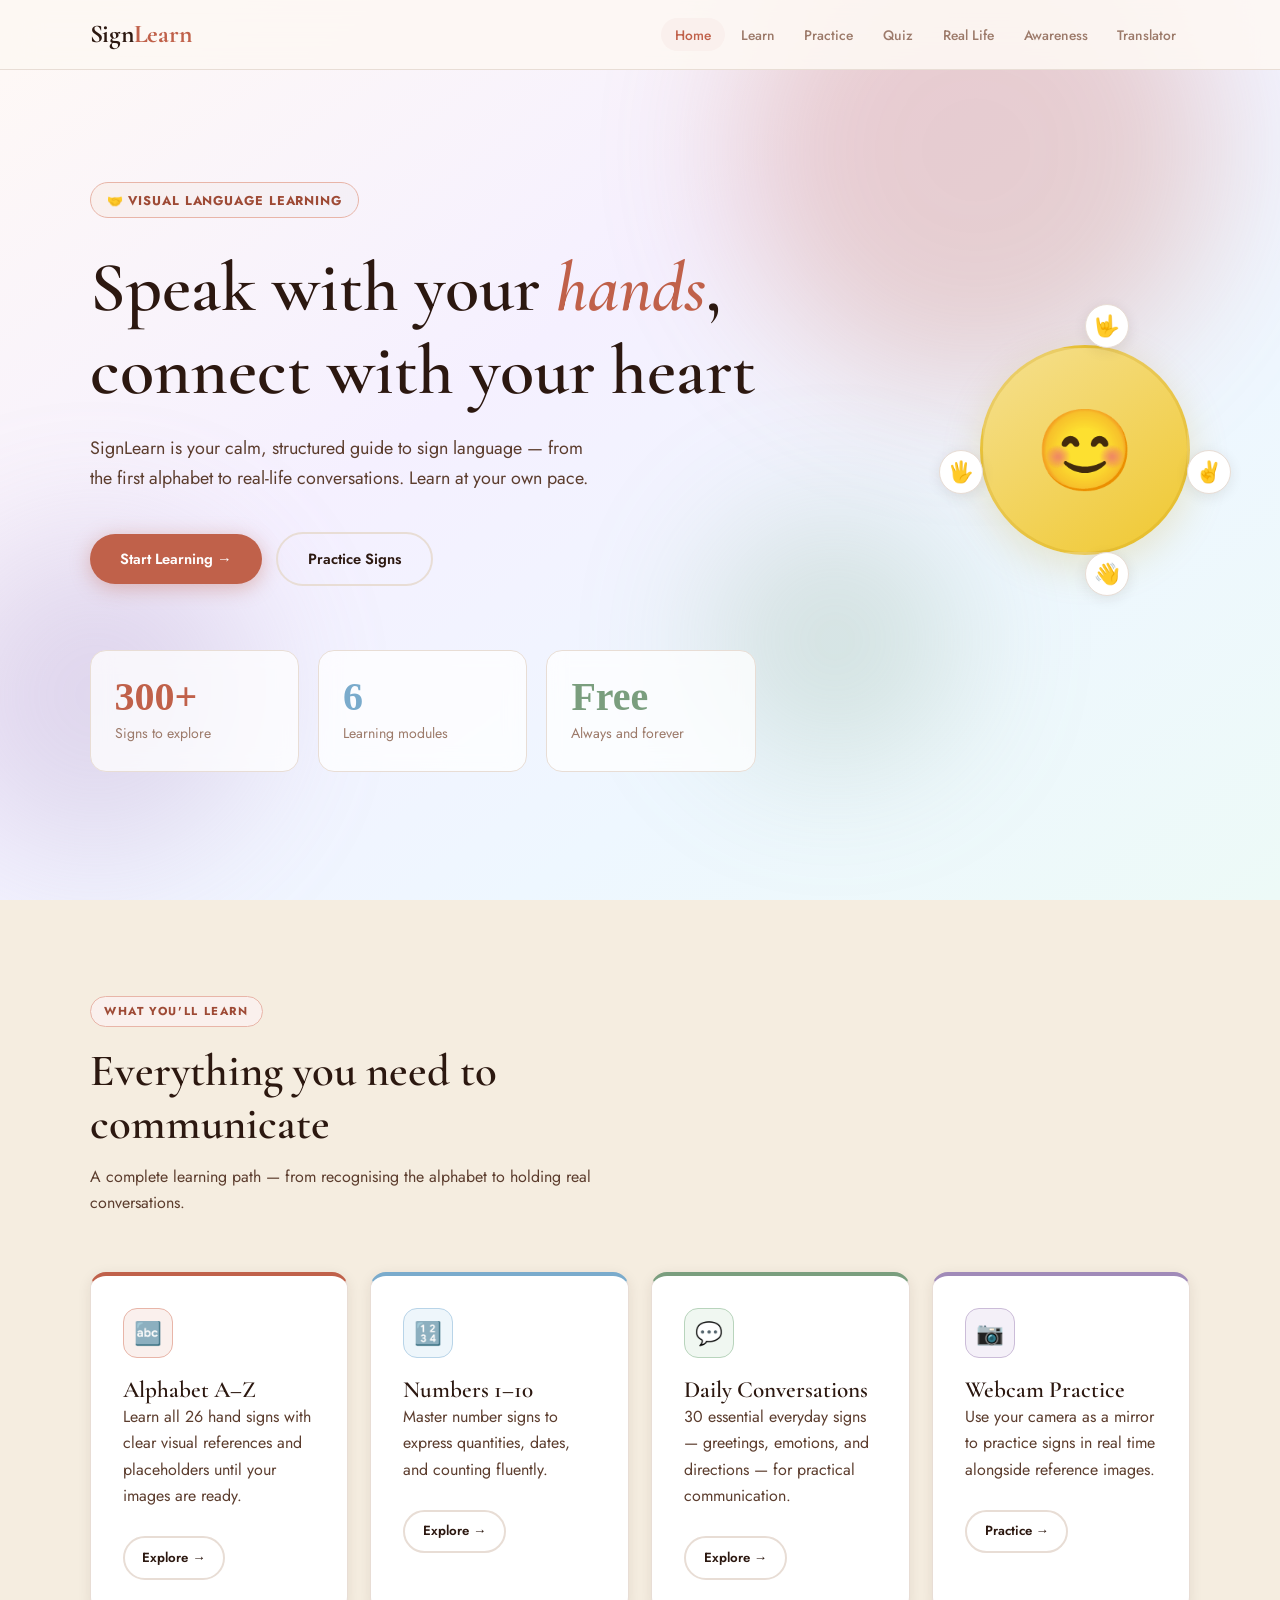
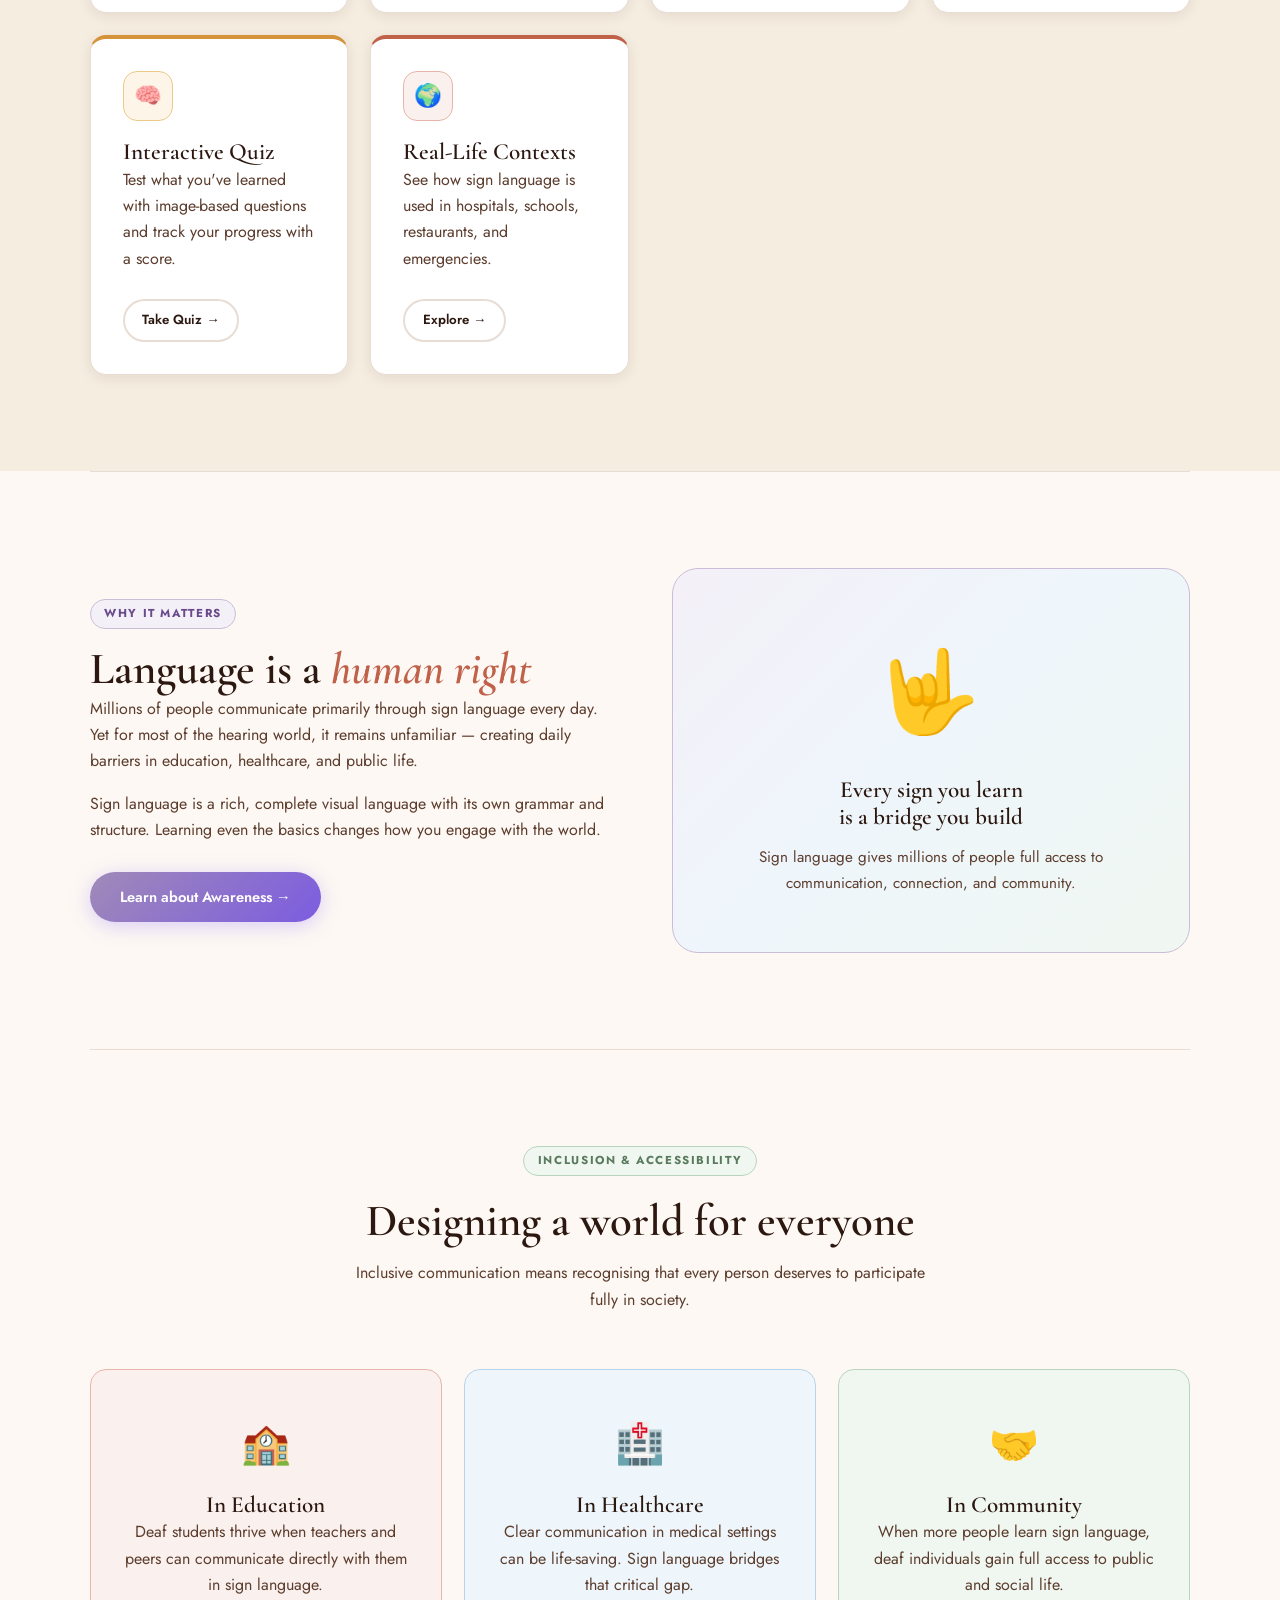
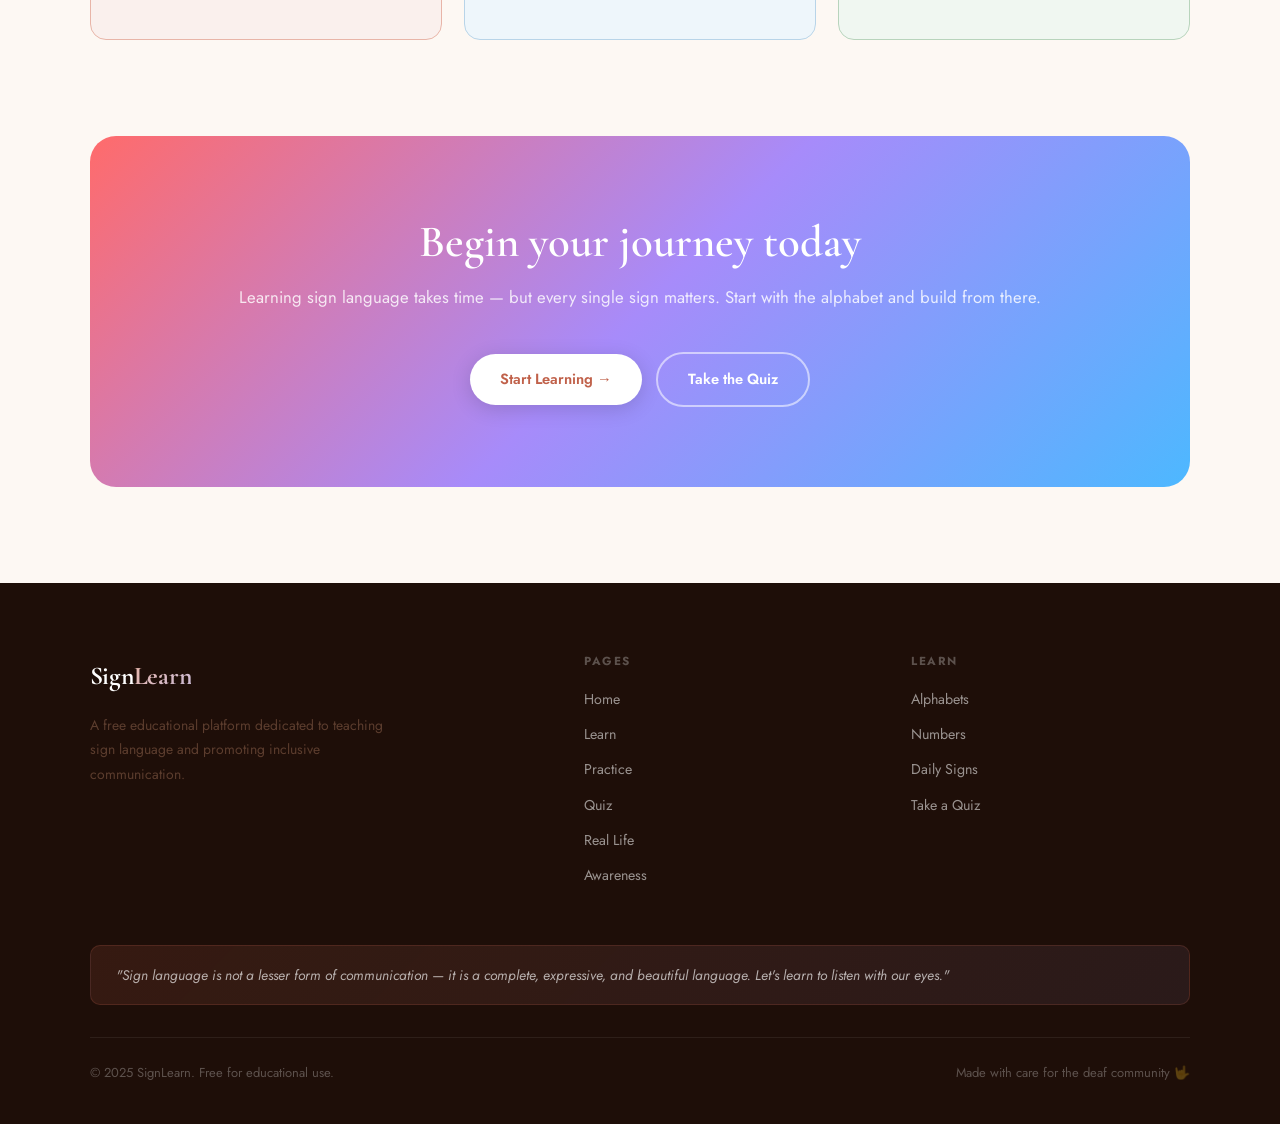
<file: index.html>
<!DOCTYPE html>
<html lang="en">
<head>
  <meta charset="UTF-8" />
  <meta name="viewport" content="width=device-width, initial-scale=1.0" />
  <title>SignLearn — Learn Sign Language</title>
  <link rel="stylesheet" href="css/style.css" />
  <style>
    /* ── HERO ── */
    .hero { position:relative; overflow:hidden;
      min-height: 100vh;
      display: flex; align-items: center;
      padding: calc(var(--nav-h) + 5rem) var(--pp) 6rem;
      position: relative; overflow: hidden;
      /* Soft multi-color gradient base */
      background: linear-gradient(145deg, #fff9f5 0%, #f5f0ff 40%, #eef7ff 70%, #edfaf7 100%);
    }

    /* Floating colored blobs behind hero content */
    .hero .blob-coral    { width: 480px; height: 480px; top: -10%; right: 5%; }
    .hero .blob-lavender { width: 320px; height: 320px; bottom: 5%; left: -5%; }
    .hero .blob-mint     { width: 250px; height: 250px; bottom: 15%; right: 25%; }

    .hero-content { position: relative; z-index: 1; max-width: 700px; }

    /* Small colored badge above the main heading */
    .hero-badge {
      display: inline-flex; align-items: center; gap: 0.5rem;
      background: linear-gradient(135deg, var(--coral-pale), var(--lavender-pale));
      border: 1.5px solid var(--coral-light);
      color: var(--coral-dark); font-size: 0.8rem; font-weight: 700;
      padding: 0.38rem 1rem; border-radius: 100px;
      margin-bottom: 1.75rem; letter-spacing: 0.07em; text-transform: uppercase;
    }

    .hero h1 { margin-bottom: 1.4rem; }
    .hero > .hero-content > p { font-size: 1.12rem; max-width: 500px; margin-bottom: 2.4rem; }

    /* Stats row below CTA buttons */
    .stats-row {
      display: grid; grid-template-columns: repeat(3, 1fr); gap: 1.2rem;
      margin-top: 4rem;
    }
    .stat-card {
      background: rgba(255,255,255,0.75);
      border: 1.5px solid var(--border);
      border-radius: var(--radius);
      padding: 1.6rem 1.5rem;
      backdrop-filter: blur(10px);
    }
    .stat-number {
      font-family: 'Playfair Display', serif;
      font-size: 2.5rem; font-weight: 700; line-height: 1;
      margin-bottom: 0.3rem;
    }
    /* Each stat gets its own color */
    .stat-card:nth-child(1) .stat-number { color: var(--coral); }
    .stat-card:nth-child(2) .stat-number { color: var(--sky); }
    .stat-card:nth-child(3) .stat-number { color: var(--mint); }
    .stat-label { font-size: 0.88rem; color: var(--text-light); }

    /* ── FEATURES SECTION ── */
    /* Alternate soft background to visually separate from hero */
    .features-section { background: var(--bg-soft); }

    /* Wavy border between sections */
    .wave-divider {
      width: 100%; overflow: hidden; line-height: 0;
      background: var(--bg-base);
    }
    .wave-divider svg { display: block; }

    /* ── IMPORTANCE SPLIT LAYOUT ── */
    .importance-grid {
      display: grid; grid-template-columns: 1fr 1fr;
      gap: 4rem; align-items: center;
    }
    .importance-visual {
      border-radius: var(--radius-lg);
      padding: 3.5rem 2.5rem;
      text-align: center;
      /* Colorful gradient panel */
      background: linear-gradient(135deg, var(--lavender-pale) 0%, var(--sky-pale) 50%, var(--mint-pale) 100%);
      border: 1.5px solid var(--lavender-light);
      position: relative; overflow: hidden;
    }
    .importance-visual .big-emoji { font-size: 5rem; display: block; margin-bottom: 1.25rem; }

    /* ── ACCESSIBILITY CARDS — colored backgrounds ── */
    .access-card {
      border-radius: var(--radius);
      padding: 2.5rem 2rem;
      text-align: center;
      border: 1.5px solid transparent;
    }
    .access-card.c1 { background: var(--coral-pale);    border-color: var(--coral-light); }
    .access-card.c2 { background: var(--sky-pale);      border-color: var(--sky-light); }
    .access-card.c3 { background: var(--mint-pale);     border-color: var(--mint-light); }

    /* ── CTA BANNER ── */
    .cta-banner {
      margin: 0 var(--pp) 6rem;
      border-radius: var(--radius-lg);
      padding: 5rem 4rem;
      text-align: center;
      /* Multi-color gradient banner */
      background: linear-gradient(135deg, #ff6b6b 0%, #a78bfa 50%, #4db8ff 100%);
      position: relative; overflow: hidden;
    }
    .cta-banner h2 { color: #fff; margin-bottom: 1rem; }
    .cta-banner p  { color: rgba(255,255,255,0.82); margin-bottom: 2.5rem; font-size: 1.05rem; }
    /* White outline secondary button on the colorful banner */
    .cta-banner .btn-secondary { color: #fff; border-color: rgba(255,255,255,0.55); }
    .cta-banner .btn-secondary:hover { background: rgba(255,255,255,0.15); color: #fff; border-color: #fff; }

    @media (max-width: 768px) {
      .stats-row { grid-template-columns: 1fr; }
      .importance-grid { grid-template-columns: 1fr; }
      .cta-banner { padding: 3rem 1.5rem; margin: 0 1.5rem 4rem; }
    }
  </style>
</head>
<body>

<nav>
  <a href="index.html" class="nav-logo">Sign<span>Learn</span></a>
  <ul class="nav-links">
    <li><a href="index.html">Home</a></li>
        <li><a href="learn.html">Learn</a></li>
        <li><a href="practice.html">Practice</a></li>
        <li><a href="quiz.html">Quiz</a></li>
        <li><a href="reallife.html">Real Life</a></li>
        <li><a href="awareness.html">Awareness</a></li>
        <li><a href="translator.html">Translator</a></li>
</ul>
  <div class="nav-hamburger" aria-label="Open menu"><span></span><span></span><span></span></div>
</nav>

<section class="hero">
  
  <div class="blob blob-coral"></div>
  <div class="blob blob-lavender"></div>
  <div class="blob blob-mint"></div>

  <div class="hero-content">
    <div class="hero-badge">🤝 Visual Language Learning</div>

    <h1>Speak with your <em>hands</em>,<br>connect with your heart</h1>

    <p>SignLearn is your calm, structured guide to sign language — from the first alphabet to real-life conversations. Learn at your own pace.</p>

    <div class="btn-group">
      <a href="learn.html" class="btn-primary">Start Learning →</a>
      <a href="practice.html" class="btn-secondary">Practice Signs</a>
    </div>

    
    <div class="stats-row">
      <div class="stat-card fade-in">
        <div class="stat-number">300+</div>
        <div class="stat-label">Signs to explore</div>
      </div>
      <div class="stat-card fade-in">
        <div class="stat-number">6</div>
        <div class="stat-label">Learning modules</div>
      </div>
      <div class="stat-card fade-in">
        <div class="stat-number">Free</div>
        <div class="stat-label">Always and forever</div>
      </div>
    </div>
  </div>

  
  <div class="smiley-wrap">
    <div class="smiley-ball">
      <div class="orbit">
        <div class="orbit-item">🤟</div>
        <div class="orbit-item">✌️</div>
        <div class="orbit-item">👋</div>
        <div class="orbit-item">🖐️</div>
      </div>
      <div class="smiley-face">😊</div>
    </div>
  </div>
</section>

<section class="features-section">
  <div class="section-header fade-in">
    <span class="section-label">What you'll learn</span>
    <h2>Everything you need to communicate</h2>
    <p>A complete learning path — from recognising the alphabet to holding real conversations.</p>
  </div>

  <div class="card-grid">
    
    <div class="card coral fade-in">
      <div class="feature-icon coral">🔤</div>
      <h3>Alphabet A–Z</h3>
      <p>Learn all 26 hand signs with clear visual references and placeholders until your images are ready.</p>
      <br><a href="learn.html" class="btn-secondary" style="font-size:0.83rem; padding:0.55rem 1.1rem;">Explore →</a>
    </div>

    <div class="card sky fade-in">
      <div class="feature-icon sky">🔢</div>
      <h3>Numbers 1–10</h3>
      <p>Master number signs to express quantities, dates, and counting fluently.</p>
      <br><a href="learn.html" class="btn-secondary" style="font-size:0.83rem; padding:0.55rem 1.1rem;">Explore →</a>
    </div>

    <div class="card mint fade-in">
      <div class="feature-icon mint">💬</div>
      <h3>Daily Conversations</h3>
      <p>30 essential everyday signs — greetings, emotions, and directions — for practical communication.</p>
      <br><a href="learn.html" class="btn-secondary" style="font-size:0.83rem; padding:0.55rem 1.1rem;">Explore →</a>
    </div>

    <div class="card lavender fade-in">
      <div class="feature-icon lavender">📷</div>
      <h3>Webcam Practice</h3>
      <p>Use your camera as a mirror to practice signs in real time alongside reference images.</p>
      <br><a href="practice.html" class="btn-secondary" style="font-size:0.83rem; padding:0.55rem 1.1rem;">Practice →</a>
    </div>

    <div class="card sun fade-in">
      <div class="feature-icon sun">🧠</div>
      <h3>Interactive Quiz</h3>
      <p>Test what you've learned with image-based questions and track your progress with a score.</p>
      <br><a href="quiz.html" class="btn-secondary" style="font-size:0.83rem; padding:0.55rem 1.1rem;">Take Quiz →</a>
    </div>

    <div class="card coral fade-in">
      <div class="feature-icon coral">🌍</div>
      <h3>Real-Life Contexts</h3>
      <p>See how sign language is used in hospitals, schools, restaurants, and emergencies.</p>
      <br><a href="reallife.html" class="btn-secondary" style="font-size:0.83rem; padding:0.55rem 1.1rem;">Explore →</a>
    </div>
  </div>
</section>

<div class="divider"></div>

<section>
  <div class="importance-grid">
    
    <div class="fade-in">
      <span class="section-label lavender">Why it matters</span>
      <h2>Language is a <em>human right</em></h2>
      <p style="margin-bottom:1rem;">Millions of people communicate primarily through sign language every day. Yet for most of the hearing world, it remains unfamiliar — creating daily barriers in education, healthcare, and public life.</p>
      <p style="margin-bottom:1.75rem;">Sign language is a rich, complete visual language with its own grammar and structure. Learning even the basics changes how you engage with the world.</p>
      <a href="awareness.html" class="btn-primary lavender" style="background:linear-gradient(135deg,var(--lavender),#7c5ce0); box-shadow:0 4px 20px rgba(167,139,250,0.4);">Learn about Awareness →</a>
    </div>

    
    <div class="importance-visual fade-in">
      <span class="big-emoji">🤟</span>
      <h3>Every sign you learn<br>is a bridge you build</h3>
      <p style="margin-top:0.85rem; font-size:0.95rem;">Sign language gives millions of people full access to communication, connection, and community.</p>
    </div>
  </div>
</section>

<div class="divider"></div>

<section>
  <div class="section-header centered fade-in">
    <span class="section-label mint">Inclusion & Accessibility</span>
    <h2>Designing a world for everyone</h2>
    <p>Inclusive communication means recognising that every person deserves to participate fully in society.</p>
  </div>

  
  <div class="card-grid-3">
    <div class="access-card c1 fade-in">
      <div style="font-size:2.5rem; margin-bottom:1rem;">🏫</div>
      <h3>In Education</h3>
      <p>Deaf students thrive when teachers and peers can communicate directly with them in sign language.</p>
    </div>
    <div class="access-card c2 fade-in">
      <div style="font-size:2.5rem; margin-bottom:1rem;">🏥</div>
      <h3>In Healthcare</h3>
      <p>Clear communication in medical settings can be life-saving. Sign language bridges that critical gap.</p>
    </div>
    <div class="access-card c3 fade-in">
      <div style="font-size:2.5rem; margin-bottom:1rem;">🤝</div>
      <h3>In Community</h3>
      <p>When more people learn sign language, deaf individuals gain full access to public and social life.</p>
    </div>
  </div>
</section>

<div class="cta-banner fade-in">
  <h2>Begin your journey today</h2>
  <p>Learning sign language takes time — but every single sign matters. Start with the alphabet and build from there.</p>
  <div class="btn-group" style="justify-content:center;">
    <a href="learn.html" class="btn-primary" style="background:#fff; color:var(--coral); box-shadow:0 4px 20px rgba(0,0,0,0.15);">Start Learning →</a>
    <a href="quiz.html" class="btn-secondary">Take the Quiz</a>
  </div>
</div>

<footer>
  <div class="footer-inner">
    <div class="footer-brand">
      <a href="index.html" class="nav-logo">Sign<span style="background:linear-gradient(135deg,var(--coral-light),var(--lavender-light));-webkit-background-clip:text;-webkit-text-fill-color:transparent;background-clip:text;">Learn</span></a>
      <p>A free educational platform dedicated to teaching sign language and promoting inclusive communication.</p>
    </div>
    <div>
      <h4>Pages</h4>
      <ul>
        <li><a href="index.html">Home</a></li>
        <li><a href="learn.html">Learn</a></li>
        <li><a href="practice.html">Practice</a></li>
        <li><a href="quiz.html">Quiz</a></li>
        <li><a href="reallife.html">Real Life</a></li>
        <li><a href="awareness.html">Awareness</a></li>
      </ul>
    </div>
    <div>
      <h4>Learn</h4>
      <ul>
        <li><a href="learn.html">Alphabets</a></li>
        <li><a href="learn.html">Numbers</a></li>
        <li><a href="learn.html">Daily Signs</a></li>
        <li><a href="quiz.html">Take a Quiz</a></li>
      </ul>
    </div>
  </div>
  <div class="footer-awareness">
    "Sign language is not a lesser form of communication — it is a complete, expressive, and beautiful language. Let's learn to listen with our eyes."
  </div>
  <div class="footer-bottom">
    <span>© 2025 SignLearn. Free for educational use.</span>
    <span>Made with care for the deaf community 🤟</span>
  </div>
</footer>

<script src="js/main.js"></script>
</body>
</html>
</file>
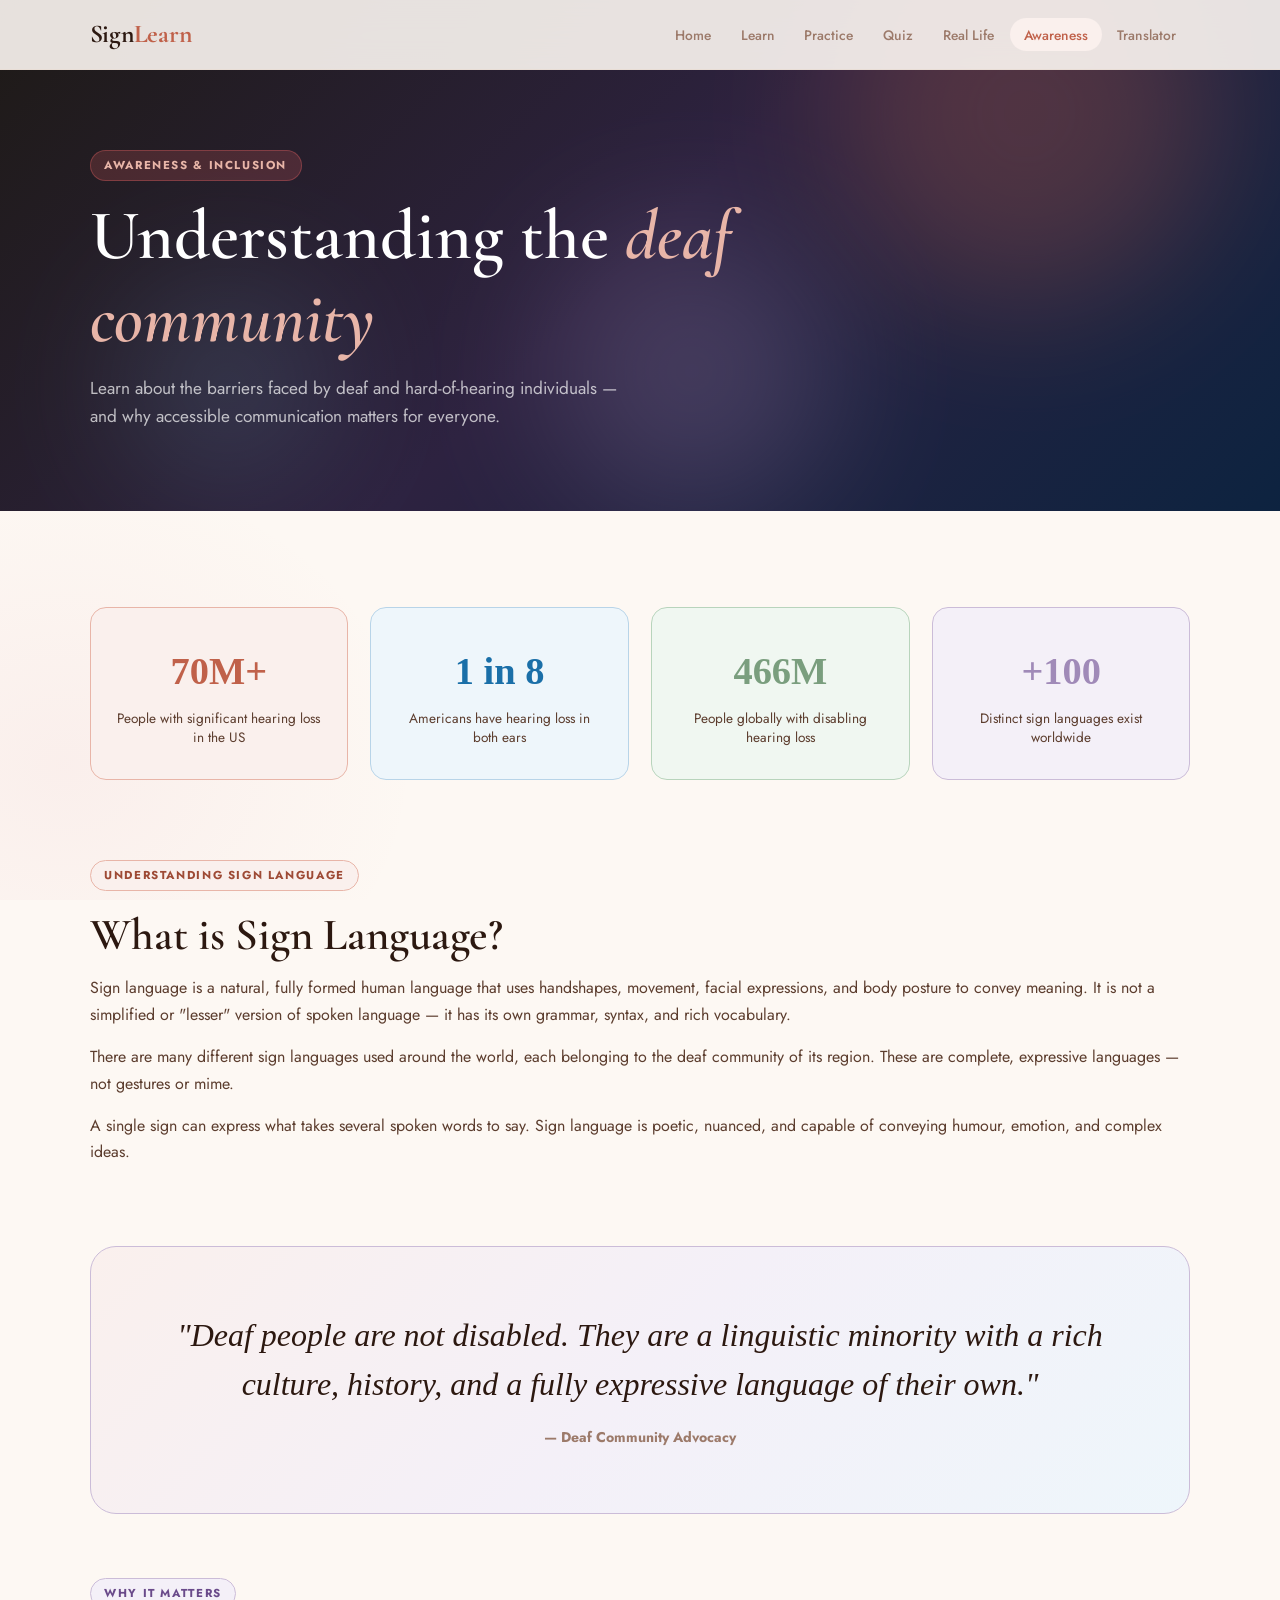
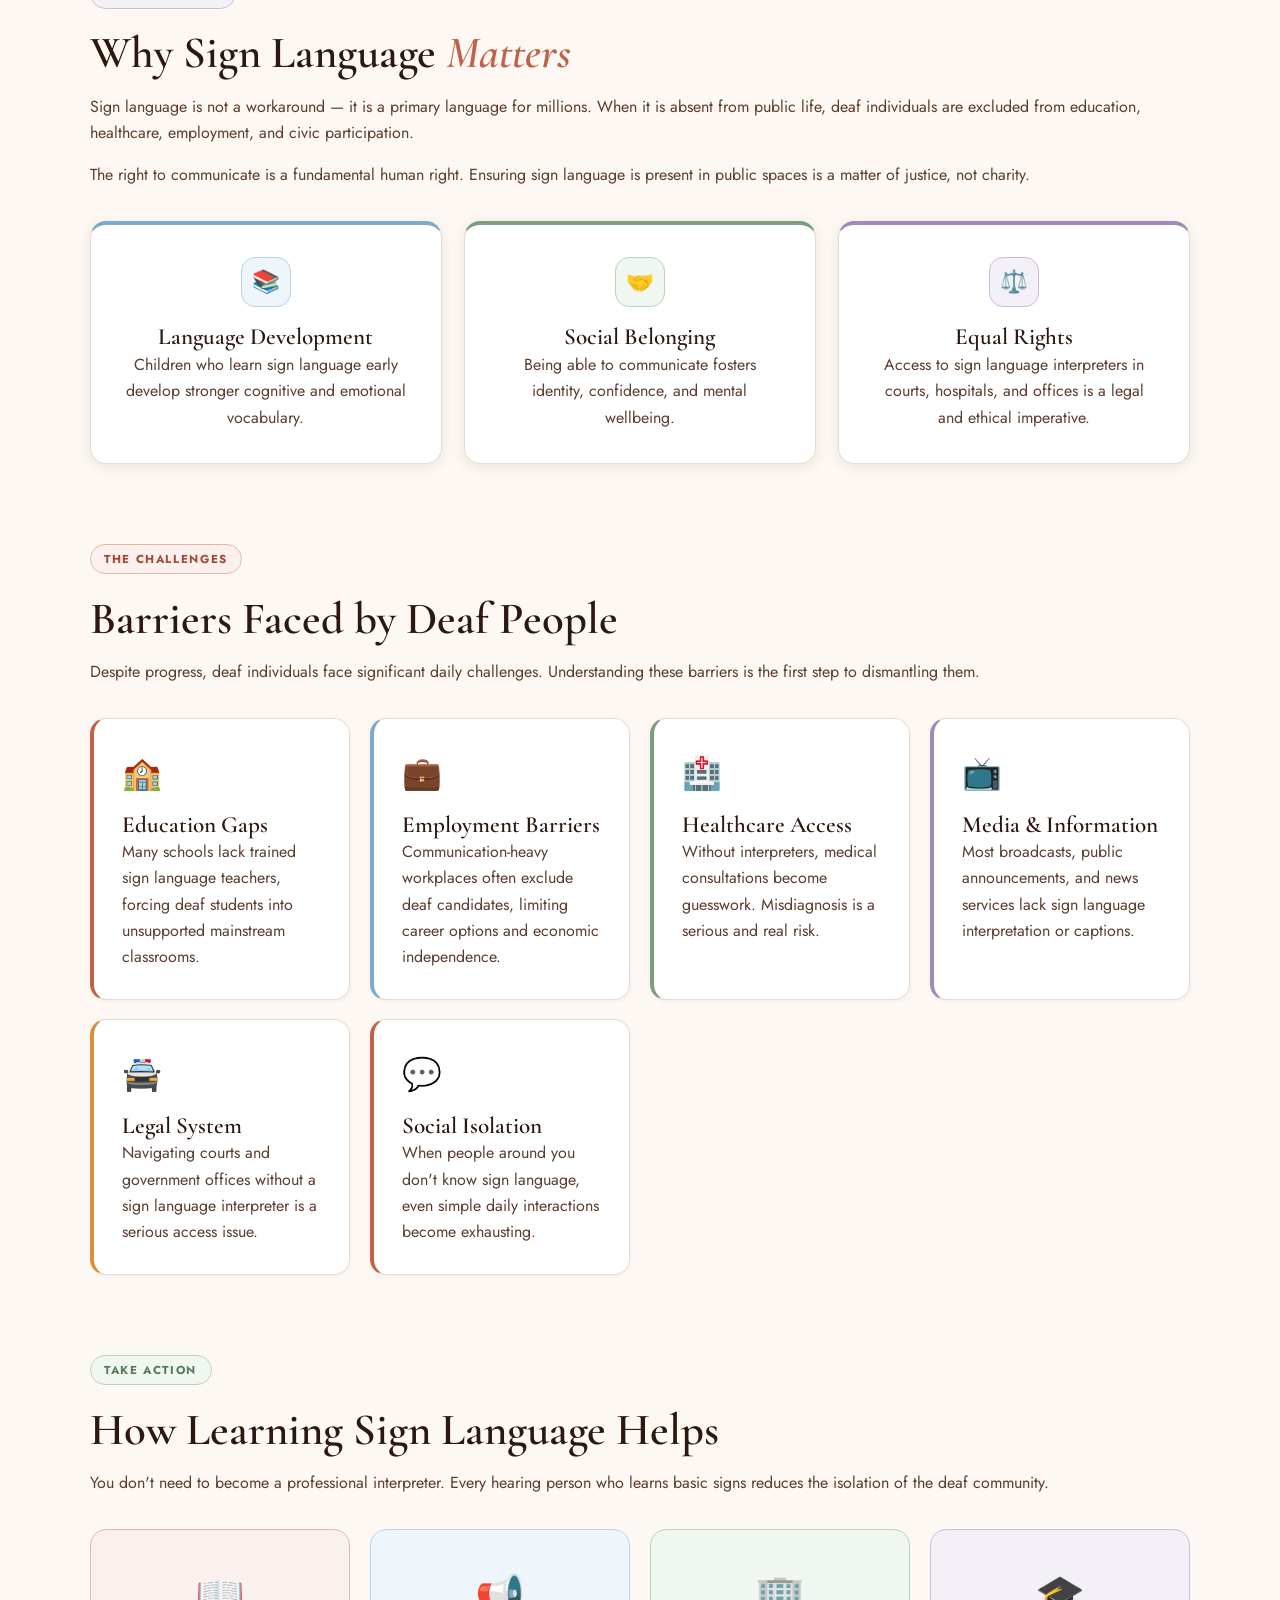
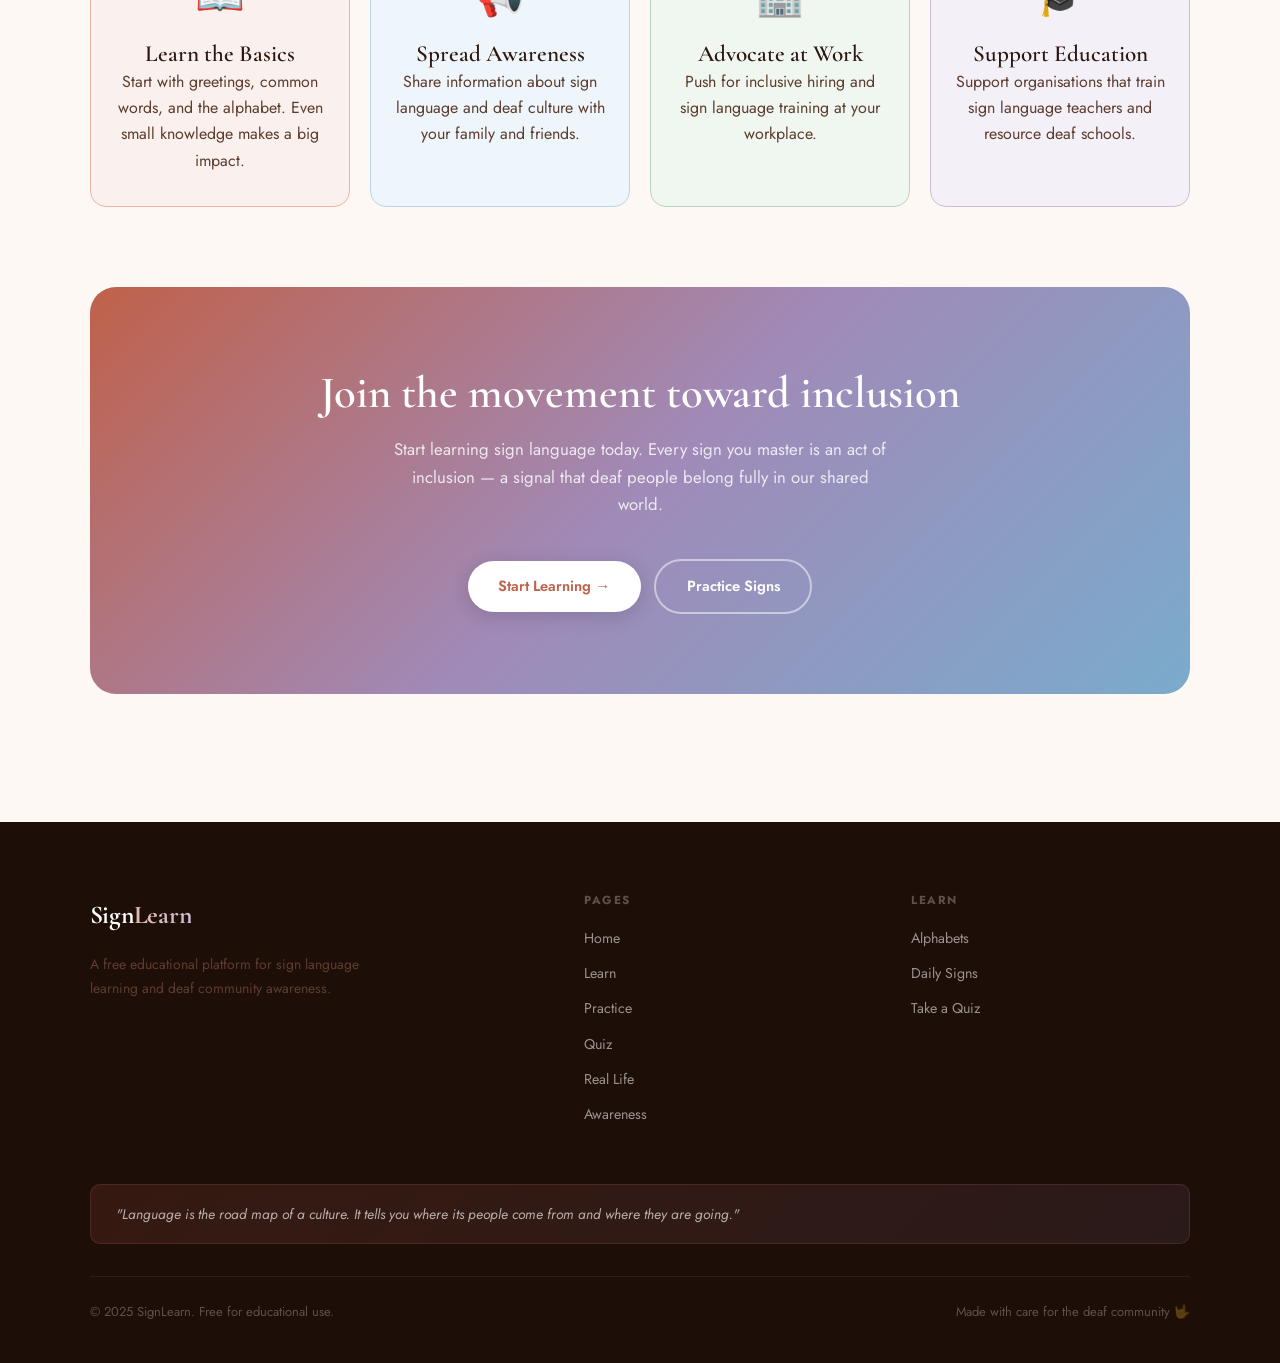
<file: awareness.html>
<!DOCTYPE html>
<html lang="en">
<head>
  <meta charset="UTF-8" />
  <meta name="viewport" content="width=device-width, initial-scale=1.0" />
  <title>Awareness — SignLearn</title>
  <link rel="stylesheet" href="css/style.css" />
  <style>
    /* ── HERO — dark gradient with color pop ── */
    .aw-hero {
      padding: calc(var(--nav-h) + 5rem) var(--pp) 5rem;
      background: linear-gradient(135deg, #1e1a16 0%, #2d2240 50%, #0d2340 100%);
      position: relative; overflow: hidden;
    }
    /* Colorful blobs light up the dark hero */
    .aw-hero .blob-coral    { width:380px; height:380px; top:-15%; right:5%; }
    .aw-hero .blob-lavender { width:280px; height:280px; bottom:0;  right:35%; }
    .aw-hero .blob-sky      { width:200px; height:200px; bottom:5%; left:10%; }
    .aw-hero .section-label { color: var(--coral-light); background: rgba(255,107,107,0.18); border-color: rgba(255,107,107,0.3); }
    .aw-hero h1 { color: #fff; }
    .aw-hero p  { color: rgba(255,255,255,0.7); }

    /* ── STATS GRID ── */
    .stats-hl-grid {
      display: grid; grid-template-columns: repeat(4, 1fr); gap: 1.4rem;
      margin-bottom: 5rem;
    }
    .shl {
      border-radius: var(--radius); padding: 2rem 1.5rem;
      text-align: center; border: 1.5px solid transparent;
    }
    /* Four colored stat cards */
    .shl.c1 { background: var(--coral-pale);    border-color: var(--coral-light); }
    .shl.c2 { background: var(--sky-pale);      border-color: var(--sky-light); }
    .shl.c3 { background: var(--mint-pale);     border-color: var(--mint-light); }
    .shl.c4 { background: var(--lavender-pale); border-color: var(--lavender-light); }

    .shl-num {
      font-family: 'Playfair Display', serif;
      font-size: 2.4rem; font-weight: 700; display: block; margin-bottom: 0.35rem;
    }
    .shl.c1 .shl-num { color: var(--coral); }
    .shl.c2 .shl-num { color: #1a6fa8; }
    .shl.c3 .shl-num { color: var(--mint); }
    .shl.c4 .shl-num { color: var(--lavender); }
    .shl-lbl { font-size: 0.85rem; color: var(--text-mid); line-height: 1.4; }

    /* ── QUOTE BLOCK ── */
    .quote-block {
      border-radius: var(--radius-lg);
      padding: 4rem;
      text-align: center; margin: 4rem 0;
      /* Multi-color gradient quote area */
      background: linear-gradient(135deg, var(--coral-pale), var(--lavender-pale), var(--sky-pale));
      border: 1.5px solid var(--lavender-light);
    }
    .quote-text {
      font-family: 'Playfair Display', serif;
      font-size: clamp(1.35rem, 3vw, 2rem);
      font-style: italic; color: var(--text-dark); line-height: 1.55;
      margin-bottom: 1rem;
    }
    .quote-attr { font-size: 0.88rem; color: var(--text-light); font-weight: 700; }

    /* ── BARRIER CARDS ── */
    /* Alternating color accents on each barrier */
    .barrier-grid {
      display: grid; grid-template-columns: repeat(auto-fill, minmax(255px, 1fr));
      gap: 1.2rem; margin-top: 2rem;
    }
    .barrier-card {
      background: var(--bg-card); border: 1.5px solid var(--border);
      border-radius: var(--radius); padding: 1.75rem;
      box-shadow: var(--shadow-xs); transition: transform 0.25s, box-shadow 0.25s;
    }
    .barrier-card:hover { transform: translateY(-5px); box-shadow: var(--shadow-lg); }
    /* Cycle colors for barrier card left border */
    .barrier-card:nth-child(1) { border-left: 4px solid var(--coral); }
    .barrier-card:nth-child(2) { border-left: 4px solid var(--sky); }
    .barrier-card:nth-child(3) { border-left: 4px solid var(--mint); }
    .barrier-card:nth-child(4) { border-left: 4px solid var(--lavender); }
    .barrier-card:nth-child(5) { border-left: 4px solid var(--sun); }
    .barrier-card:nth-child(6) { border-left: 4px solid var(--coral); }
    .barrier-emoji { font-size: 2rem; display: block; margin-bottom: 0.75rem; }

    /* ── ACTION CARDS ── */
    .action-grid {
      display: grid; grid-template-columns: repeat(auto-fill, minmax(215px, 1fr));
      gap: 1.2rem; margin-top: 2rem;
    }
    .action-card {
      border-radius: var(--radius); padding: 2rem 1.5rem;
      text-align: center; border: 1.5px solid transparent;
      transition: transform 0.25s, box-shadow 0.25s;
    }
    .action-card:hover { transform: translateY(-5px); box-shadow: var(--shadow-lg); }
    .action-card.c1 { background: var(--coral-pale);    border-color: var(--coral-light); }
    .action-card.c2 { background: var(--sky-pale);      border-color: var(--sky-light); }
    .action-card.c3 { background: var(--mint-pale);     border-color: var(--mint-light); }
    .action-card.c4 { background: var(--lavender-pale); border-color: var(--lavender-light); }
    .action-icon { font-size: 2.5rem; display: block; margin-bottom: 0.85rem; }

    /* ── PLEDGE BANNER ── */
    .pledge-banner {
      border-radius: var(--radius-lg); padding: 5rem 4rem;
      text-align: center; margin-bottom: 2rem;
      /* Full rainbow gradient CTA */
      background: linear-gradient(135deg, var(--coral) 0%, var(--lavender) 50%, var(--sky) 100%);
      position: relative; overflow: hidden;
    }
    .pledge-banner h2 { color: #fff; margin-bottom: 1rem; }
    .pledge-banner p  { color: rgba(255,255,255,0.82); margin-bottom: 2.5rem; font-size: 1.05rem; max-width: 500px; margin-left: auto; margin-right: auto; }
    .pledge-banner .btn-secondary { color: #fff; border-color: rgba(255,255,255,0.5); }
    .pledge-banner .btn-secondary:hover { background: rgba(255,255,255,0.15); color: #fff; border-color: #fff; }

    @media (max-width: 900px) {
      .stats-hl-grid { grid-template-columns: 1fr 1fr; }
      .quote-block   { padding: 2.5rem 1.5rem; }
      .pledge-banner { padding: 3rem 1.5rem; }
    }
  </style>
</head>
<body>

<nav>
  <a href="index.html" class="nav-logo">Sign<span>Learn</span></a>
  <ul class="nav-links">
    <li><a href="index.html">Home</a></li>
        <li><a href="learn.html">Learn</a></li>
        <li><a href="practice.html">Practice</a></li>
        <li><a href="quiz.html">Quiz</a></li>
        <li><a href="reallife.html">Real Life</a></li>
        <li><a href="awareness.html">Awareness</a></li>
        <li><a href="translator.html">Translator</a></li>
</ul>
  <div class="nav-hamburger" aria-label="Open menu"><span></span><span></span><span></span></div>
</nav>

<div class="aw-hero">
  <div class="blob blob-coral"   style="position:absolute;border-radius:50%;pointer-events:none;filter:blur(72px);opacity:0.28;width:380px;height:380px;top:-15%;right:5%;background:var(--coral);"></div>
  <div class="blob blob-lavender" style="position:absolute;border-radius:50%;pointer-events:none;filter:blur(72px);opacity:0.25;width:280px;height:280px;bottom:0;right:35%;background:var(--lavender);"></div>
  <div class="blob blob-sky"     style="position:absolute;border-radius:50%;pointer-events:none;filter:blur(72px);opacity:0.2;width:200px;height:200px;bottom:5%;left:10%;background:var(--sky);"></div>

  <div style="position:relative; z-index:1; max-width:680px;">
    <span class="section-label">Awareness & Inclusion</span>
    <h1>Understanding the <em style="color:var(--coral-light);">deaf community</em></h1>
    <p style="font-size:1.08rem; max-width:540px; margin-top:0.85rem;">Learn about the barriers faced by deaf and hard-of-hearing individuals — and why accessible communication matters for everyone.</p>
  </div>
</div>

<section>

  
  <div class="stats-hl-grid fade-in">
    <div class="shl c1"><span class="shl-num">70M+</span><div class="shl-lbl">People with significant hearing loss in the US</div></div>
    <div class="shl c2"><span class="shl-num">1 in 8</span><div class="shl-lbl">Americans have hearing loss in both ears</div></div>
    <div class="shl c3"><span class="shl-num">466M</span><div class="shl-lbl">People globally with disabling hearing loss</div></div>
    <div class="shl c4"><span class="shl-num">+100</span><div class="shl-lbl">Distinct sign languages exist worldwide</div></div>
  </div>

  
  <div style="margin-bottom:5rem;" class="fade-in">
    <span class="section-label">Understanding Sign Language</span>
    <h2 style="margin:0.3rem 0 0.85rem;">What is Sign Language?</h2>
    <p style="margin-bottom:1rem;">Sign language is a natural, fully formed human language that uses handshapes, movement, facial expressions, and body posture to convey meaning. It is not a simplified or "lesser" version of spoken language — it has its own grammar, syntax, and rich vocabulary.</p>
    <p style="margin-bottom:1rem;">There are many different sign languages used around the world, each belonging to the deaf community of its region. These are complete, expressive languages — not gestures or mime.</p>
    <p>A single sign can express what takes several spoken words to say. Sign language is poetic, nuanced, and capable of conveying humour, emotion, and complex ideas.</p>
  </div>

  
  <div class="quote-block fade-in">
    <div class="quote-text">"Deaf people are not disabled. They are a linguistic minority with a rich culture, history, and a fully expressive language of their own."</div>
    <div class="quote-attr">— Deaf Community Advocacy</div>
  </div>

  
  <div style="margin-bottom:5rem;" class="fade-in">
    <span class="section-label lavender">Why It Matters</span>
    <h2 style="margin:0.3rem 0 0.85rem;">Why Sign Language <em>Matters</em></h2>
    <p style="margin-bottom:1rem;">Sign language is not a workaround — it is a primary language for millions. When it is absent from public life, deaf individuals are excluded from education, healthcare, employment, and civic participation.</p>
    <p style="margin-bottom:2rem;">The right to communicate is a fundamental human right. Ensuring sign language is present in public spaces is a matter of justice, not charity.</p>

    
    <div class="card-grid-3">
      <div class="card sky fade-in" style="text-align:center;">
        <div class="feature-icon sky" style="margin:0 auto 1.1rem;">📚</div>
        <h3>Language Development</h3>
        <p>Children who learn sign language early develop stronger cognitive and emotional vocabulary.</p>
      </div>
      <div class="card mint fade-in" style="text-align:center;">
        <div class="feature-icon mint" style="margin:0 auto 1.1rem;">🤝</div>
        <h3>Social Belonging</h3>
        <p>Being able to communicate fosters identity, confidence, and mental wellbeing.</p>
      </div>
      <div class="card lavender fade-in" style="text-align:center;">
        <div class="feature-icon lavender" style="margin:0 auto 1.1rem;">⚖️</div>
        <h3>Equal Rights</h3>
        <p>Access to sign language interpreters in courts, hospitals, and offices is a legal and ethical imperative.</p>
      </div>
    </div>
  </div>

  
  <div style="margin-bottom:5rem;" class="fade-in">
    <span class="section-label">The Challenges</span>
    <h2 style="margin:0.3rem 0 0.85rem;">Barriers Faced by Deaf People</h2>
    <p>Despite progress, deaf individuals face significant daily challenges. Understanding these barriers is the first step to dismantling them.</p>
    <div class="barrier-grid">
      
      <div class="barrier-card fade-in">
        <span class="barrier-emoji">🏫</span>
        <h3>Education Gaps</h3>
        <p>Many schools lack trained sign language teachers, forcing deaf students into unsupported mainstream classrooms.</p>
      </div>
      <div class="barrier-card fade-in">
        <span class="barrier-emoji">💼</span>
        <h3>Employment Barriers</h3>
        <p>Communication-heavy workplaces often exclude deaf candidates, limiting career options and economic independence.</p>
      </div>
      <div class="barrier-card fade-in">
        <span class="barrier-emoji">🏥</span>
        <h3>Healthcare Access</h3>
        <p>Without interpreters, medical consultations become guesswork. Misdiagnosis is a serious and real risk.</p>
      </div>
      <div class="barrier-card fade-in">
        <span class="barrier-emoji">📺</span>
        <h3>Media & Information</h3>
        <p>Most broadcasts, public announcements, and news services lack sign language interpretation or captions.</p>
      </div>
      <div class="barrier-card fade-in">
        <span class="barrier-emoji">🚔</span>
        <h3>Legal System</h3>
        <p>Navigating courts and government offices without a sign language interpreter is a serious access issue.</p>
      </div>
      <div class="barrier-card fade-in">
        <span class="barrier-emoji">💬</span>
        <h3>Social Isolation</h3>
        <p>When people around you don't know sign language, even simple daily interactions become exhausting.</p>
      </div>
    </div>
  </div>

  
  <div style="margin-bottom:5rem;" class="fade-in">
    <span class="section-label mint">Take Action</span>
    <h2 style="margin:0.3rem 0 0.85rem;">How Learning Sign Language Helps</h2>
    <p>You don't need to become a professional interpreter. Every hearing person who learns basic signs reduces the isolation of the deaf community.</p>
    <div class="action-grid">
      <div class="action-card c1 fade-in">
        <span class="action-icon">📖</span>
        <h3>Learn the Basics</h3>
        <p>Start with greetings, common words, and the alphabet. Even small knowledge makes a big impact.</p>
      </div>
      <div class="action-card c2 fade-in">
        <span class="action-icon">📢</span>
        <h3>Spread Awareness</h3>
        <p>Share information about sign language and deaf culture with your family and friends.</p>
      </div>
      <div class="action-card c3 fade-in">
        <span class="action-icon">🏢</span>
        <h3>Advocate at Work</h3>
        <p>Push for inclusive hiring and sign language training at your workplace.</p>
      </div>
      <div class="action-card c4 fade-in">
        <span class="action-icon">🎓</span>
        <h3>Support Education</h3>
        <p>Support organisations that train sign language teachers and resource deaf schools.</p>
      </div>
    </div>
  </div>

  
  <div class="pledge-banner fade-in">
    <h2>Join the movement toward inclusion</h2>
    <p>Start learning sign language today. Every sign you master is an act of inclusion — a signal that deaf people belong fully in our shared world.</p>
    <div class="btn-group" style="justify-content:center;">
      <a href="learn.html" class="btn-primary" style="background:#fff; color:var(--coral); box-shadow:0 4px 20px rgba(0,0,0,0.15);">Start Learning →</a>
      <a href="practice.html" class="btn-secondary">Practice Signs</a>
    </div>
  </div>

</section>

<footer>
  <div class="footer-inner">
    <div class="footer-brand">
      <a href="index.html" class="nav-logo">Sign<span style="background:linear-gradient(135deg,var(--coral-light),var(--lavender-light));-webkit-background-clip:text;-webkit-text-fill-color:transparent;background-clip:text;">Learn</span></a>
      <p>A free educational platform for sign language learning and deaf community awareness.</p>
    </div>
    <div>
      <h4>Pages</h4>
      <ul>
        <li><a href="index.html">Home</a></li>
        <li><a href="learn.html">Learn</a></li>
        <li><a href="practice.html">Practice</a></li>
        <li><a href="quiz.html">Quiz</a></li>
        <li><a href="reallife.html">Real Life</a></li>
        <li><a href="awareness.html">Awareness</a></li>
      </ul>
    </div>
    <div>
      <h4>Learn</h4>
      <ul>
        <li><a href="learn.html">Alphabets</a></li>
        <li><a href="learn.html">Daily Signs</a></li>
        <li><a href="quiz.html">Take a Quiz</a></li>
      </ul>
    </div>
  </div>
  <div class="footer-awareness">"Language is the road map of a culture. It tells you where its people come from and where they are going."</div>
  <div class="footer-bottom">
    <span>© 2025 SignLearn. Free for educational use.</span>
    <span>Made with care for the deaf community 🤟</span>
  </div>
</footer>

<script src="js/main.js"></script>
</body>
</html>
</file>
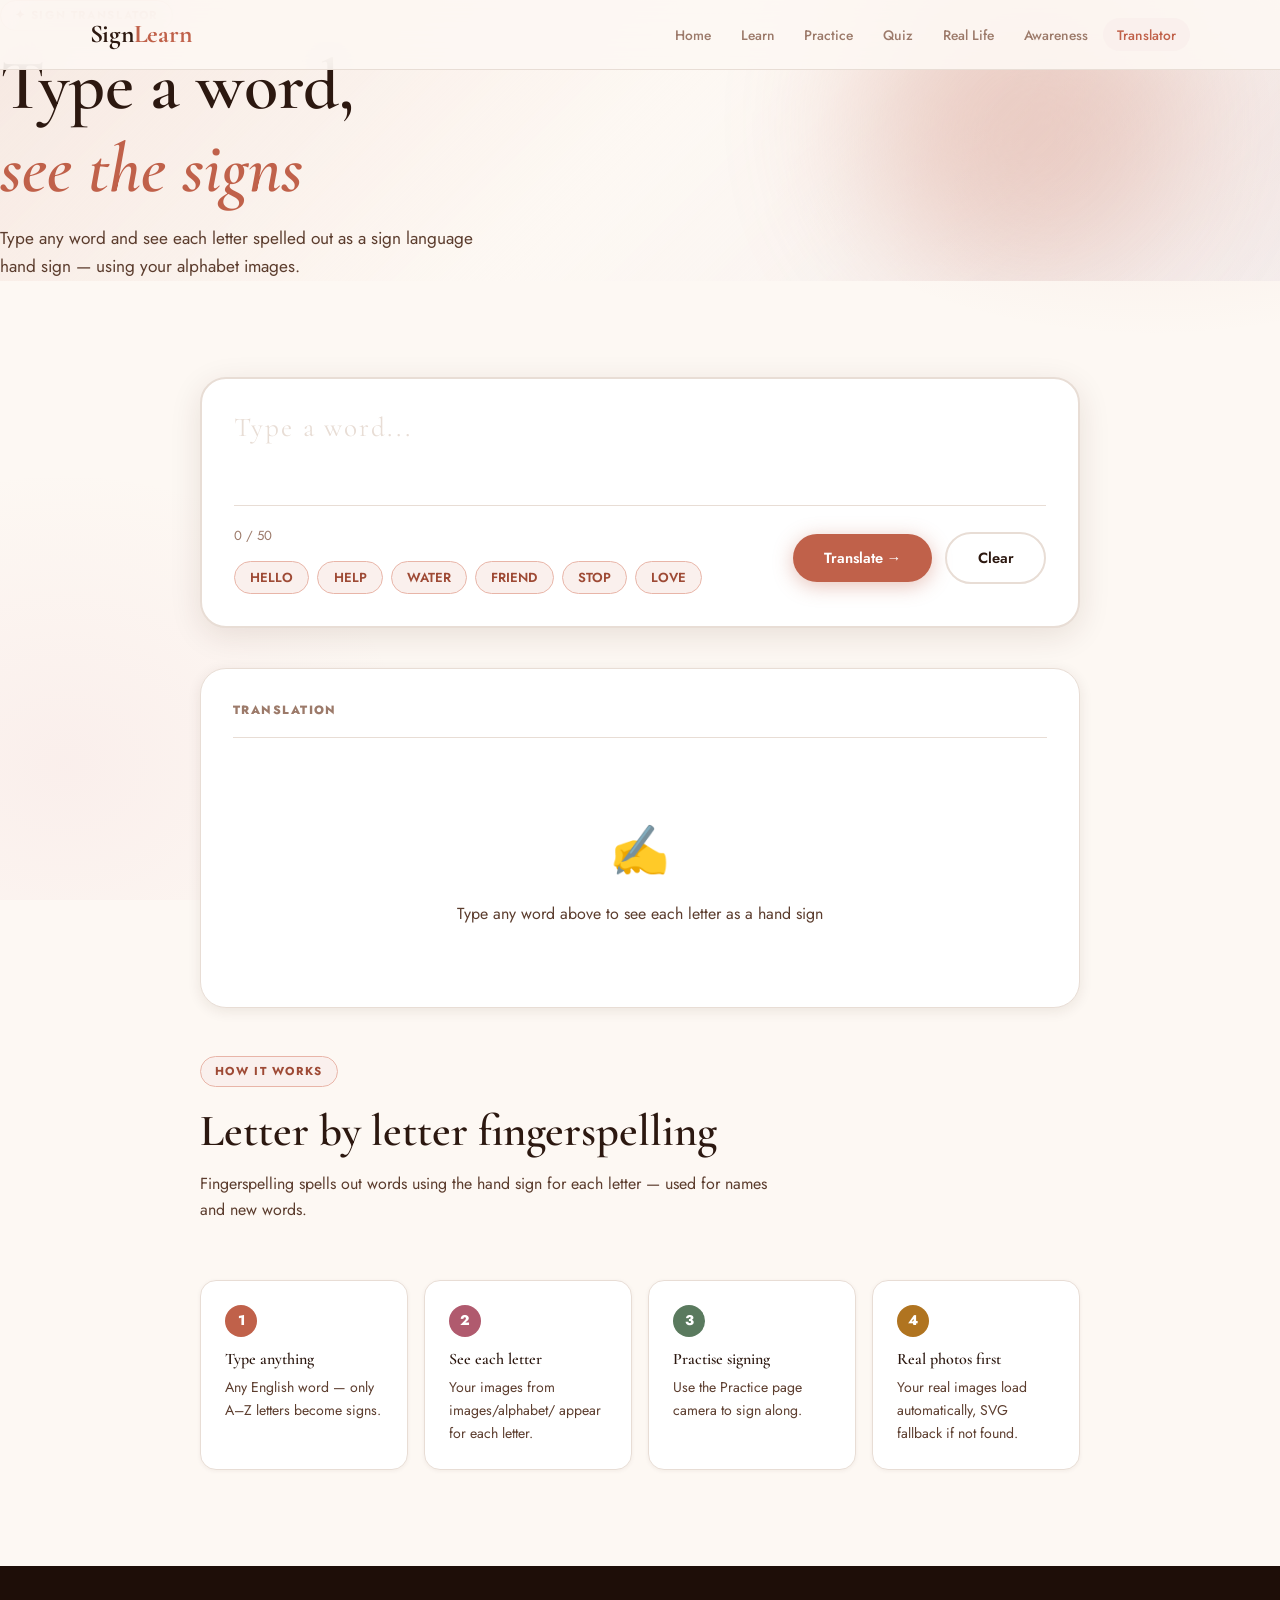
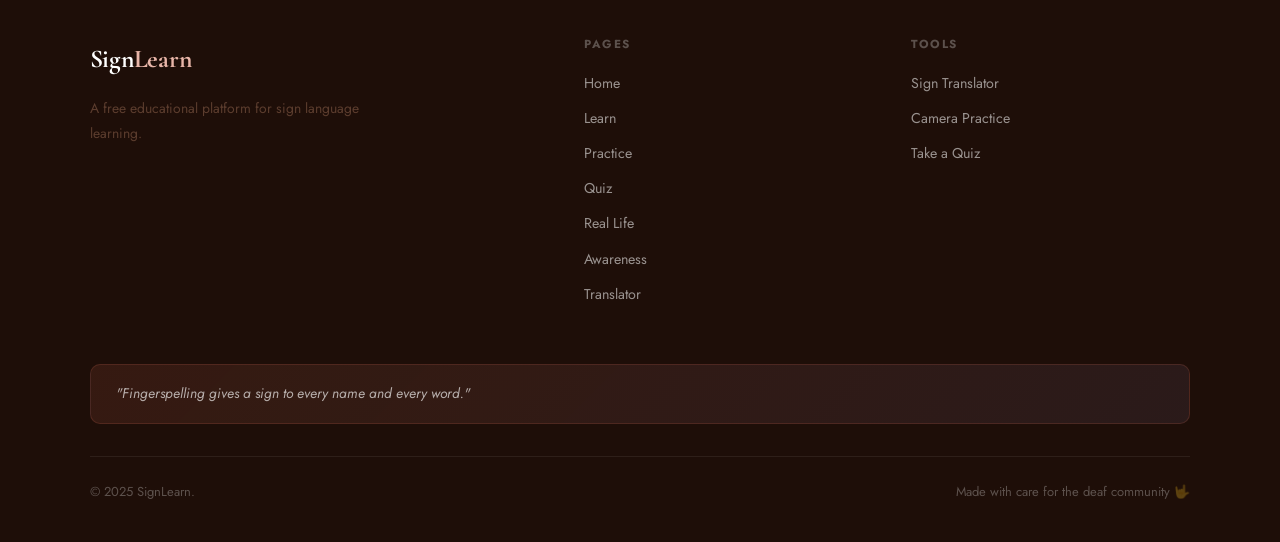
<file: translator.html>
<!DOCTYPE html>
<html lang="en">
<head>
  <meta charset="UTF-8"/>
  <meta name="viewport" content="width=device-width,initial-scale=1.0"/>
  <title>Translator — SignLearn</title>
  <link rel="stylesheet" href="css/style.css"/>
  <style>
    .trans-hero{padding:calc(var(--nav-h)+5rem) var(--pp) 4rem;background:linear-gradient(135deg,rgba(192,97,74,.1) 0%,var(--cream) 50%,rgba(160,138,184,.08) 100%);position:relative;overflow:hidden;}
    .trans-hero .blob-coral{width:320px;height:320px;top:-15%;right:8%;}
    .output-box{background:var(--bg-card);border:1.5px solid var(--border);border-radius:var(--radius-lg);padding:2rem;min-height:200px;box-shadow:var(--shadow-sm);margin-bottom:2rem;}
    .output-hdr{display:flex;align-items:center;justify-content:space-between;margin-bottom:1.5rem;padding-bottom:1rem;border-bottom:1px solid var(--border);}
    .output-ttl{font-size:.75rem;font-weight:800;letter-spacing:.12em;text-transform:uppercase;color:var(--ink-soft);}
    .output-word{font-family:'Cormorant Garamond',serif;font-weight:600;font-size:1.1rem;color:var(--terra);}
    .typing-dots{display:none;gap:.3rem;align-items:center;}
    .typing-dots span{width:8px;height:8px;border-radius:50%;background:var(--terra);animation:bounce 1.2s ease-in-out infinite;}
    .typing-dots span:nth-child(2){animation-delay:.2s;} .typing-dots span:nth-child(3){animation-delay:.4s;}
    .typing-dots.show{display:flex;}
    .step-row{display:grid;grid-template-columns:repeat(auto-fill,minmax(200px,1fr));gap:1rem;margin-top:2rem;}
    .step-card{background:var(--bg-card);border:1.5px solid var(--border);border-radius:var(--radius);padding:1.5rem;box-shadow:var(--shadow-xs);}
    .step-num{width:32px;height:32px;border-radius:50%;display:flex;align-items:center;justify-content:center;font-weight:800;font-size:.88rem;color:#fff;margin-bottom:.85rem;}
  </style>
</head>
<body>
<nav>
  <a href="index.html" class="nav-logo">Sign<span>Learn</span></a>
  <ul class="nav-links">
    <li><a href="index.html">Home</a></li>
    <li><a href="learn.html">Learn</a></li>
    <li><a href="practice.html">Practice</a></li>
    <li><a href="quiz.html">Quiz</a></li>
    <li><a href="reallife.html">Real Life</a></li>
    <li><a href="awareness.html">Awareness</a></li>
    <li><a href="translator.html">Translator</a></li>
</ul>
  <div class="nav-hamburger"><span></span><span></span><span></span></div>
</nav>

<div class="trans-hero">
  <div class="blob blob-coral" style="position:absolute;"></div>
  <div style="position:relative;z-index:1;max-width:680px;">
    <span class="section-label">✦ Sign Translator</span>
    <h1>Type a word,<br><em>see the signs</em></h1>
    <p style="font-size:1.08rem;max-width:500px;margin-top:.85rem;">Type any word and see each letter spelled out as a sign language hand sign — using your alphabet images.</p>
  </div>
</div>

<section>
  <div style="max-width:880px;margin:0 auto;">
    <div class="trans-input-box fade-in">
      <textarea id="tInput" class="trans-input" placeholder="Type a word..." maxlength="50" rows="2" spellcheck="false" autocomplete="off"></textarea>
      <div class="trans-controls">
        <div>
          <span class="char-info" id="charInfo">0 / 50</span>
          <div style="display:flex;gap:.5rem;flex-wrap:wrap;margin-top:.75rem;">
            <button class="quick-btn" onclick="qt('HELLO')">HELLO</button>
            <button class="quick-btn" onclick="qt('HELP')">HELP</button>
            <button class="quick-btn" onclick="qt('WATER')">WATER</button>
            <button class="quick-btn" onclick="qt('FRIEND')">FRIEND</button>
            <button class="quick-btn" onclick="qt('STOP')">STOP</button>
            <button class="quick-btn" onclick="qt('LOVE')">LOVE</button>
          </div>
        </div>
        <div class="btn-group">
          <button class="btn-primary" onclick="translate()">Translate →</button>
          <button class="btn-secondary" onclick="clearAll()">Clear</button>
        </div>
      </div>
    </div>

    <div class="output-box fade-in">
      <div class="output-hdr">
        <span class="output-ttl">Translation</span>
        <div class="typing-dots" id="dots"><span></span><span></span><span></span></div>
        <span class="output-word" id="outWord"></span>
      </div>
      <div class="trans-output" id="tOut">
        <div class="trans-empty">
          <span class="trans-empty-icon">✍️</span>
          <p>Type any word above to see each letter as a hand sign</p>
        </div>
      </div>
    </div>

    <div class="fade-in" style="margin-top:3rem;">
      <div class="section-header">
        <span class="section-label">How it works</span>
        <h2>Letter by letter fingerspelling</h2>
        <p>Fingerspelling spells out words using the hand sign for each letter — used for names and new words.</p>
      </div>
      <div class="step-row">
        <div class="step-card"><div class="step-num" style="background:var(--terra);">1</div><h3 style="font-size:1rem;margin-bottom:.4rem;">Type anything</h3><p style="font-size:.88rem;">Any English word — only A–Z letters become signs.</p></div>
        <div class="step-card"><div class="step-num" style="background:var(--rose-d);">2</div><h3 style="font-size:1rem;margin-bottom:.4rem;">See each letter</h3><p style="font-size:.88rem;">Your images from images/alphabet/ appear for each letter.</p></div>
        <div class="step-card"><div class="step-num" style="background:var(--sage-d);">3</div><h3 style="font-size:1rem;margin-bottom:.4rem;">Practise signing</h3><p style="font-size:.88rem;">Use the Practice page camera to sign along.</p></div>
        <div class="step-card"><div class="step-num" style="background:var(--amber-d);">4</div><h3 style="font-size:1rem;margin-bottom:.4rem;">Real photos first</h3><p style="font-size:.88rem;">Your real images load automatically, SVG fallback if not found.</p></div>
      </div>
    </div>
  </div>
</section>

<footer>
  <div class="footer-inner">
    <div class="footer-brand">
      <a href="index.html" class="nav-logo">Sign<span>Learn</span></a>
      <p>A free educational platform for sign language learning.</p>
    </div>
    <div><h4>Pages</h4><ul>
      <li><a href="index.html">Home</a></li>
      <li><a href="learn.html">Learn</a></li>
      <li><a href="practice.html">Practice</a></li>
      <li><a href="quiz.html">Quiz</a></li>
      <li><a href="reallife.html">Real Life</a></li>
      <li><a href="awareness.html">Awareness</a></li>
      <li><a href="translator.html">Translator</a></li>
</ul></div>
    <div><h4>Tools</h4><ul>
      <li><a href="translator.html">Sign Translator</a></li>
      <li><a href="practice.html">Camera Practice</a></li>
      <li><a href="quiz.html">Take a Quiz</a></li>
    </ul></div>
  </div>
  <div class="footer-awareness">"Fingerspelling gives a sign to every name and every word."</div>
  <div class="footer-bottom"><span>© 2025 SignLearn.</span><span>Made with care for the deaf community 🤟</span></div>
</footer>

<script src="js/main.js"></script>
<script>
function smartLoad(img, folder, slug, fallbackSVG, placeholder) {
  var fmts = ['jpg','jpeg','png','gif','webp'];
  var i = 0;
  function tryNext() {
    if (i >= fmts.length) {
      if (fallbackSVG) { img.src = fallbackSVG; img.onerror = function() { img.style.display='none'; if(placeholder) placeholder.style.display='flex'; }; }
      else { img.style.display='none'; if(placeholder) placeholder.style.display='flex'; }
      return;
    }
    img.src = folder + '/' + slug + '.' + fmts[i++];
  }
  img.onerror = tryNext;
  img.onload = function() { img.style.display='block'; if(placeholder) placeholder.style.display='none'; };
  tryNext();
}

var ALPHA   = [
  {w:"A",slug:"a",fb:"[data-uri]"},
  {w:"B",slug:"b",fb:"[data-uri]"},
  {w:"C",slug:"c",fb:"[data-uri]"},
  {w:"D",slug:"d",fb:"[data-uri]"},
  {w:"E",slug:"e",fb:"[data-uri]"},
  {w:"F",slug:"f",fb:"[data-uri]"},
  {w:"G",slug:"g",fb:"[data-uri]"},
  {w:"H",slug:"h",fb:"[data-uri]"},
  {w:"I",slug:"i",fb:"[data-uri]"},
  {w:"J",slug:"j",fb:"[data-uri]"},
  {w:"K",slug:"k",fb:"[data-uri]"},
  {w:"L",slug:"l",fb:"[data-uri]"},
  {w:"M",slug:"m",fb:"[data-uri]"},
  {w:"N",slug:"n",fb:"[data-uri]"},
  {w:"O",slug:"o",fb:"[data-uri]"},
  {w:"P",slug:"p",fb:"[data-uri]"},
  {w:"Q",slug:"q",fb:"[data-uri]"},
  {w:"R",slug:"r",fb:"[data-uri]"},
  {w:"S",slug:"s",fb:"[data-uri]"},
  {w:"T",slug:"t",fb:"[data-uri]"},
  {w:"U",slug:"u",fb:"[data-uri]"},
  {w:"V",slug:"v",fb:"[data-uri]"},
  {w:"W",slug:"w",fb:"[data-uri]"},
  {w:"X",slug:"x",fb:"[data-uri]"},
  {w:"Y",slug:"y",fb:"[data-uri]"},
  {w:"Z",slug:"z",fb:"[data-uri]"}
];

var ALPHA_MAP = {};
ALPHA.forEach(function(a) { ALPHA_MAP[a.w] = a; });

function translate() {
  var raw = document.getElementById('tInput').value.trim();
  if (!raw) { alert('Type something first!'); return; }
  var out  = document.getElementById('tOut');
  var dots = document.getElementById('dots');
  document.getElementById('outWord').textContent = raw.toUpperCase();
  dots.classList.add('show'); out.innerHTML = '';
  setTimeout(function() {
    dots.classList.remove('show');
    var words = raw.toUpperCase().split(' '), idx = 0;
    words.forEach(function(word, wi) {
      if (words.length > 1) {
        var wl = document.createElement('div'); wl.className = 'word-divider'; wl.textContent = word; out.appendChild(wl);
      }
      var row = document.createElement('div');
      row.style.cssText = 'display:flex;flex-wrap:wrap;gap:.75rem;align-items:flex-end;margin-bottom:1rem;';
      out.appendChild(row);
      word.split('').forEach(function(ch) {
        if (!/[A-Z]/.test(ch)) return;
        var delay = idx * 65; idx++;
        var card = document.createElement('div'); card.className = 'trans-letter-card'; card.style.animationDelay = delay + 'ms';
        var box  = document.createElement('div'); box.className = 'trans-img-box'; box.title = 'Sign for ' + ch;
        var img  = document.createElement('img'); img.alt = ch; img.style.display = 'none';
        var ph   = document.createElement('div'); ph.style.cssText = 'font-family:Cormorant Garamond,serif;font-size:2.5rem;font-weight:700;color:var(--terra);'; ph.textContent = ch;
        box.appendChild(img); box.appendChild(ph);
        var ltr = document.createElement('div'); ltr.className = 'trans-char'; ltr.textContent = ch;
        card.appendChild(box); card.appendChild(ltr); row.appendChild(card);
        var entry = ALPHA_MAP[ch];
        smartLoad(img, 'alphabet', ch.toLowerCase(), entry ? entry.fb : null, ph);
      });
    });
    if (!out.querySelector('.trans-letter-card')) {
      out.innerHTML = '<div class="trans-empty"><span class="trans-empty-icon">🤔</span><p>No A–Z letters found.</p></div>';
    }
    document.querySelectorAll('.fade-in').forEach(function(el) { el.classList.add('visible'); });
  }, 350);
}

function clearAll() {
  document.getElementById('tInput').value = '';
  document.getElementById('charInfo').textContent = '0 / 50';
  document.getElementById('outWord').textContent = '';
  document.getElementById('tOut').innerHTML = '<div class="trans-empty"><span class="trans-empty-icon">✍️</span><p>Type any word above to see each letter as a hand sign</p></div>';
}

function qt(w) {
  document.getElementById('tInput').value = w;
  document.getElementById('charInfo').textContent = w.length + ' / 50';
  translate();
}

document.getElementById('tInput').addEventListener('input', function() {
  document.getElementById('charInfo').textContent = this.value.length + ' / 50';
});
document.getElementById('tInput').addEventListener('keydown', function(e) {
  if (e.key === 'Enter' && !e.shiftKey) { e.preventDefault(); translate(); }
});

document.querySelectorAll('.fade-in').forEach(function(el) { el.classList.add('visible'); });
</script>
</body>
</html>
</file>
<file: css/style.css>
/* SignLearn — Pinterest Terracotta Aesthetic */
@import url('https://fonts.googleapis.com/css2?family=Cormorant+Garamond:ital,wght@0,400;0,500;0,600;0,700;1,400;1,600&family=Jost:wght@300;400;500;600;700&display=swap');

:root {
  --terra:     #c0614a;
  --terra-d:   #9e4a35;
  --terra-m:   #d4826b;
  --terra-l:   #e8b5a8;
  --terra-p:   #faf0ed;
  --cream:     #fdf8f3;
  --sand:      #f5ede0;
  --sand-d:    #e8ddd0;
  --rose:      #d4748a;
  --rose-d:    #b05a6e;
  --rose-l:    #edb8c4;
  --rose-p:    #fdf0f3;
  --sage:      #7a9e7e;
  --sage-d:    #5a7a5e;
  --sage-l:    #b8d4bc;
  --sage-p:    #f0f7f1;
  --amber:     #d4923a;
  --amber-d:   #b07420;
  --amber-l:   #ecc98a;
  --amber-p:   #fdf6e8;
  --ink:       #2c1810;
  --ink-mid:   #5c3d2e;
  --ink-soft:  #9c7a6a;
  --border:    #e8ddd5;
  --bg-base:   #fdf8f3;
  --bg-soft:   #f5ede0;
  --bg-card:   #ffffff;
  --text-dark: #2c1810;
  --text-mid:  #5c3d2e;
  --text-light:#9c7a6a;
  --coral:     #c0614a;
  --coral-dark:#9e4a35;
  --coral-light:#e8b5a8;
  --coral-pale:#faf0ed;
  --sky:       #7aabcc;
  --sky-light: #b8d4e8;
  --sky-pale:  #eef6fb;
  --mint:      #7a9e7e;
  --mint-light:#b8d4bc;
  --mint-pale: #f0f7f1;
  --lavender:  #a08ab8;
  --lavender-light:#cbbcd8;
  --lavender-pale:#f4f0f8;
  --sun:       #d4923a;
  --sun-pale:  #fdf6e8;
  --shadow-xs: 0 1px 4px rgba(60,30,10,.06);
  --shadow-sm: 0 3px 14px rgba(60,30,10,.09);
  --shadow-md: 0 8px 32px rgba(60,30,10,.11);
  --shadow-lg: 0 20px 60px rgba(60,30,10,.15);
  --radius:    16px;
  --radius-sm: 10px;
  --radius-lg: 26px;
  --nav-h:     70px;
  --pp:        clamp(1.5rem,7vw,7rem);
}

*,*::before,*::after{box-sizing:border-box;margin:0;padding:0;}
html{scroll-behavior:smooth;}
body{font-family:'Jost',sans-serif;background:var(--cream);color:var(--ink);line-height:1.65;min-height:100vh;}

/* Ambient background */
body::before{content:'';position:fixed;inset:0;z-index:-1;background:radial-gradient(ellipse 60% 50% at 90% 10%,rgba(192,97,74,.1) 0%,transparent 55%),radial-gradient(ellipse 50% 60% at 5% 85%,rgba(212,116,138,.07) 0%,transparent 55%),var(--cream);pointer-events:none;}

h1,h2,h3,h4{font-family:'Cormorant Garamond',serif;line-height:1.18;color:var(--ink);}
h1{font-size:clamp(2.6rem,5.5vw,4.8rem);font-weight:600;}
h2{font-size:clamp(1.8rem,3.5vw,2.8rem);font-weight:600;}
h3{font-size:clamp(1.1rem,2vw,1.45rem);font-weight:600;}
p{color:var(--ink-mid);}
h1 em,h2 em{font-style:italic;color:var(--terra);}

nav{position:fixed;top:0;left:0;right:0;z-index:1000;height:var(--nav-h);display:flex;align-items:center;justify-content:space-between;padding:0 var(--pp);background:rgba(253,248,243,.9);backdrop-filter:blur(18px);border-bottom:1px solid var(--border);}
.nav-logo{font-family:'Cormorant Garamond',serif;font-size:1.6rem;font-weight:700;color:var(--ink);text-decoration:none;letter-spacing:-.01em;}
.nav-logo span{color:var(--terra);}
.nav-links{display:flex;gap:.1rem;list-style:none;}
.nav-links a{font-family:'Jost',sans-serif;font-size:.86rem;font-weight:500;color:var(--ink-soft);text-decoration:none;padding:.42rem .88rem;border-radius:100px;transition:all .2s;}
.nav-links a:hover{color:var(--terra);background:var(--terra-p);}
.nav-links a.active{color:var(--terra);background:var(--terra-p);}
.nav-hamburger{display:none;cursor:pointer;flex-direction:column;gap:5px;padding:4px;}
.nav-hamburger span{display:block;width:22px;height:2px;background:var(--ink);border-radius:2px;transition:.3s;}

section{padding:6rem var(--pp);}

.section-label{display:inline-block;font-family:'Jost',sans-serif;font-size:.72rem;font-weight:700;letter-spacing:.14em;text-transform:uppercase;color:var(--terra-d);background:var(--terra-p);border:1.5px solid var(--terra-l);padding:.3rem .85rem;border-radius:100px;margin-bottom:.85rem;}
.section-label.blue{color:#3a6a94;background:var(--sky-pale);border-color:var(--sky-light);}
.section-label.mint{color:var(--sage-d);background:var(--sage-p);border-color:var(--sage-l);}
.section-label.lavender{color:#6a4a8a;background:var(--lavender-pale);border-color:var(--lavender-light);}
.section-label.sun{color:var(--amber-d);background:var(--amber-p);border-color:var(--amber-l);}

.section-header{max-width:580px;margin-bottom:3.5rem;}
.section-header h2{margin:.3rem 0 .8rem;}
.section-header.centered{margin:0 auto 3.5rem;text-align:center;}
.divider{height:1px;background:var(--border);margin:0 var(--pp);}

.btn-primary{display:inline-flex;align-items:center;gap:.5rem;background:var(--terra);color:#fff;font-family:'Jost',sans-serif;font-size:.92rem;font-weight:600;padding:.82rem 1.9rem;border-radius:100px;border:none;cursor:pointer;text-decoration:none;box-shadow:0 4px 20px rgba(192,97,74,.38);transition:all .28s;}
.btn-primary:hover{transform:translateY(-3px);box-shadow:0 10px 36px rgba(192,97,74,.52);}
.btn-primary.blue{background:var(--sky);box-shadow:0 4px 20px rgba(122,171,204,.4);}
.btn-primary.mint{background:var(--sage-d);box-shadow:0 4px 20px rgba(90,122,94,.4);}
.btn-primary.lavender{background:#7a5a9a;box-shadow:0 4px 20px rgba(122,90,154,.4);}
.btn-secondary{display:inline-flex;align-items:center;gap:.5rem;background:transparent;color:var(--ink);font-family:'Jost',sans-serif;font-size:.92rem;font-weight:600;padding:.82rem 1.9rem;border-radius:100px;border:2px solid var(--border);cursor:pointer;text-decoration:none;transition:all .28s;}
.btn-secondary:hover{border-color:var(--terra);color:var(--terra);background:var(--terra-p);transform:translateY(-2px);}
.btn-group{display:flex;gap:.85rem;flex-wrap:wrap;align-items:center;}

.card{background:var(--bg-card);border:1.5px solid var(--border);border-radius:var(--radius);padding:2rem;box-shadow:var(--shadow-sm);transition:transform .3s,box-shadow .3s;}
.card:hover{transform:translateY(-7px);box-shadow:var(--shadow-lg);}
.card.coral{border-top:4px solid var(--terra);}
.card.sky{border-top:4px solid var(--sky);}
.card.mint{border-top:4px solid var(--sage);}
.card.lavender{border-top:4px solid var(--lavender);}
.card.sun{border-top:4px solid var(--amber);}
.card-grid{display:grid;grid-template-columns:repeat(auto-fill,minmax(240px,1fr));gap:1.4rem;}
.card-grid-3{display:grid;grid-template-columns:repeat(auto-fill,minmax(290px,1fr));gap:1.4rem;}

.feature-icon{width:50px;height:50px;border-radius:14px;display:flex;align-items:center;justify-content:center;font-size:1.4rem;margin-bottom:1.15rem;}
.feature-icon.coral{background:var(--terra-p);border:1.5px solid var(--terra-l);}
.feature-icon.sky{background:var(--sky-pale);border:1.5px solid var(--sky-light);}
.feature-icon.mint{background:var(--sage-p);border:1.5px solid var(--sage-l);}
.feature-icon.lavender{background:var(--lavender-pale);border:1.5px solid var(--lavender-light);}
.feature-icon.sun{background:var(--amber-p);border:1.5px solid var(--amber-l);}

.gesture-card{background:var(--bg-card);border:1.5px solid var(--border);border-radius:var(--radius);overflow:hidden;box-shadow:var(--shadow-xs);transition:transform .3s,box-shadow .3s,border-color .3s;text-align:center;}
.gesture-card:hover{transform:translateY(-6px);box-shadow:var(--shadow-lg);border-color:var(--terra-l);}
.gesture-img-wrap{padding:1.4rem;display:flex;align-items:center;justify-content:center;min-height:165px;background:linear-gradient(145deg,var(--terra-p),var(--sand));}
.gesture-img-wrap img{width:100%;max-width:125px;height:125px;object-fit:cover;border-radius:var(--radius-sm);box-shadow:var(--shadow-sm);}
.gesture-placeholder{width:105px;height:105px;border-radius:var(--radius);display:flex;align-items:center;justify-content:center;font-family:'Cormorant Garamond',serif;font-size:2.6rem;font-weight:700;border:2px dashed;}
.gesture-placeholder[data-color="coral"]{background:var(--terra-p);color:var(--terra);border-color:var(--terra-l);}
.gesture-placeholder[data-color="sky"]{background:var(--sky-pale);color:var(--sky);border-color:var(--sky-light);}
.gesture-placeholder[data-color="mint"]{background:var(--sage-p);color:var(--sage-d);border-color:var(--sage-l);}
.gesture-placeholder[data-color="lavender"]{background:var(--lavender-pale);color:#7a5a9a;border-color:var(--lavender-light);}
.gesture-placeholder[data-color="sun"]{background:var(--amber-p);color:var(--amber-d);border-color:var(--amber-l);}
.gesture-label{padding:.8rem 1rem .25rem;font-weight:700;font-size:.95rem;border-top:1px solid var(--border);}
.gesture-sublabel{font-size:.75rem;color:var(--text-light);padding:0 1rem .75rem;}

.tabs{display:flex;gap:.5rem;flex-wrap:wrap;border-bottom:2px solid var(--border);margin-bottom:3rem;}
.tab-btn{font-family:'Jost',sans-serif;font-size:.88rem;font-weight:700;color:var(--text-light);background:none;border:none;padding:.7rem 1.4rem;cursor:pointer;border-bottom:3px solid transparent;margin-bottom:-2px;transition:all .22s;border-radius:10px 10px 0 0;}
.tab-btn:hover{color:var(--terra);background:var(--terra-p);}
.tab-btn.active{color:var(--terra);border-bottom-color:var(--terra);}
.tab-panel{display:none;}
.tab-panel.active{display:block;animation:fadeSlideIn .35s ease;}
@keyframes fadeSlideIn{from{opacity:0;transform:translateY(10px)}to{opacity:1;transform:translateY(0)}}

.fade-in{opacity:0;transform:translateY(26px);transition:opacity .6s ease,transform .6s ease;}
.fade-in.visible{opacity:1;transform:translateY(0);}

.blob{position:absolute;border-radius:50%;pointer-events:none;filter:blur(72px);opacity:.25;}
.blob-coral{background:var(--terra);}
.blob-sky{background:var(--sky);}
.blob-mint{background:var(--sage);}
.blob-lavender{background:var(--lavender);}

/* Quiz */
.quiz-img-well{background:linear-gradient(145deg,var(--terra-p),var(--rose-p),var(--sand));border-radius:var(--radius);padding:2.5rem;display:flex;align-items:center;justify-content:center;min-height:240px;margin-bottom:2rem;}
.quiz-img-well img{max-width:200px;height:185px;object-fit:contain;border-radius:var(--radius);}
.quiz-ph{width:160px;height:160px;border-radius:var(--radius);display:flex;align-items:center;justify-content:center;font-family:'Cormorant Garamond',serif;font-size:4.5rem;font-weight:700;background:var(--terra-p);color:var(--terra);border:3px dashed var(--terra-l);}
.opt-btn{font-family:'Jost',sans-serif;font-size:.93rem;font-weight:500;padding:1rem 1.25rem;border-radius:var(--radius);border:1.5px solid var(--border);background:var(--bg-card);color:var(--ink);cursor:pointer;text-align:left;transition:all .2s;width:100%;}
.opt-btn:hover:not(:disabled){border-color:var(--terra);background:var(--terra-p);color:var(--terra-d);}
.opt-btn.correct{background:#dcfce7;border-color:#22c55e;color:#15803d;}
.opt-btn.wrong{background:#fee2e2;border-color:#ef4444;color:#b91c1c;}

/* Translator */
.trans-input-box{background:var(--bg-card);border:2px solid var(--border);border-radius:var(--radius-lg);padding:2rem;box-shadow:var(--shadow-md);margin-bottom:2.5rem;transition:border-color .3s,box-shadow .3s;}
.trans-input-box:focus-within{border-color:var(--terra);box-shadow:0 0 0 4px rgba(192,97,74,.1),var(--shadow-md);}
.trans-input{width:100%;font-family:'Cormorant Garamond',serif;font-size:2.2rem;font-weight:600;letter-spacing:.06em;border:none;outline:none;background:transparent;color:var(--ink);resize:none;min-height:65px;text-transform:uppercase;cursor:text;}
.trans-input::placeholder{color:var(--border);font-weight:400;font-size:1.7rem;text-transform:none;}
.trans-controls{display:flex;align-items:center;justify-content:space-between;gap:1rem;padding-top:1rem;border-top:1px solid var(--border);flex-wrap:wrap;}
.char-info{font-size:.82rem;color:var(--ink-soft);}
.trans-output{min-height:180px;display:flex;flex-wrap:wrap;gap:.75rem;align-items:flex-end;}
.trans-letter-card{display:flex;flex-direction:column;align-items:center;gap:.4rem;animation:cardPop .35s ease both;}
.trans-img-box{width:100px;height:100px;border-radius:var(--radius);background:linear-gradient(145deg,var(--terra-p),var(--sand));border:1.5px solid var(--terra-l);display:flex;align-items:center;justify-content:center;box-shadow:var(--shadow-sm);overflow:hidden;transition:transform .2s,box-shadow .2s;}
.trans-img-box:hover{transform:translateY(-4px) scale(1.07);box-shadow:var(--shadow-lg);}
.trans-img-box img{width:85px;height:85px;object-fit:contain;}
.trans-char{font-family:'Cormorant Garamond',serif;font-size:1rem;font-weight:700;color:var(--terra);}
.trans-empty{width:100%;text-align:center;padding:3rem;color:var(--ink-soft);}
.trans-empty-icon{font-size:3rem;display:block;margin-bottom:.75rem;animation:float 3s ease-in-out infinite;}
.quick-btn{font-family:'Jost',sans-serif;font-size:.82rem;font-weight:600;padding:.38rem .95rem;border-radius:100px;border:1.5px solid var(--terra-l);background:var(--terra-p);color:var(--terra-d);cursor:pointer;transition:all .2s;}
.quick-btn:hover{background:var(--terra);color:#fff;border-color:var(--terra);transform:translateY(-2px);}
.word-divider{width:100%;font-size:.72rem;font-weight:800;color:var(--ink-soft);letter-spacing:.1em;text-transform:uppercase;padding:.5rem 0 .4rem;border-top:1px dashed var(--border);margin-top:.5rem;}

@keyframes cardPop{from{opacity:0;transform:scale(.88) translateY(18px)}to{opacity:1;transform:scale(1) translateY(0)}}
@keyframes float{0%,100%{transform:translateY(0)}50%{transform:translateY(-10px)}}
@keyframes bounce{0%,100%{transform:translateY(0)}40%{transform:translateY(-8px)}60%{transform:translateY(-4px)}}

footer{background:#1e0e08;color:rgba(255,255,255,.55);padding:4.5rem var(--pp) 2.5rem;}
.footer-inner{display:grid;grid-template-columns:1.6fr 1fr 1fr;gap:3rem;margin-bottom:3rem;}
.footer-brand .nav-logo{color:#fff;}
.footer-brand .nav-logo span{color:var(--terra-l);}
.footer-brand p{margin-top:1rem;font-size:.87rem;max-width:300px;line-height:1.75;}
footer h4{font-family:'Jost',sans-serif;font-size:.73rem;font-weight:700;letter-spacing:.13em;text-transform:uppercase;color:rgba(255,255,255,.28);margin-bottom:1.1rem;}
footer ul{list-style:none;}
footer ul li{margin-bottom:.55rem;}
footer ul a{color:rgba(255,255,255,.55);text-decoration:none;font-size:.89rem;transition:color .2s;}
footer ul a:hover{color:var(--terra-l);}
.footer-awareness{background:linear-gradient(135deg,rgba(192,97,74,.15),rgba(160,138,184,.1));border:1px solid rgba(192,97,74,.2);border-radius:var(--radius-sm);padding:1.1rem 1.6rem;font-size:.87rem;font-style:italic;color:rgba(255,255,255,.65);margin-bottom:2rem;}
.footer-bottom{border-top:1px solid rgba(255,255,255,.07);padding-top:1.5rem;display:flex;align-items:center;justify-content:space-between;font-size:.81rem;color:rgba(255,255,255,.28);}

@media(max-width:768px){
  .nav-links{display:none;flex-direction:column;position:absolute;top:var(--nav-h);left:0;right:0;background:var(--cream);padding:1rem var(--pp);border-bottom:1px solid var(--border);gap:0;box-shadow:var(--shadow-md);}
  .nav-links.open{display:flex;}
  .nav-hamburger{display:flex;}
  .footer-inner{grid-template-columns:1fr;gap:2.5rem;}
  .footer-bottom{flex-direction:column;gap:.75rem;text-align:center;}
}

/* ── FLIP CARDS ── */
.flip-grid{display:grid;grid-template-columns:repeat(auto-fill,minmax(150px,1fr));gap:1.2rem;}
.flip-card{perspective:1000px;cursor:pointer;height:190px;}
.flip-card-inner{position:relative;width:100%;height:100%;transform-style:preserve-3d;transition:transform .55s cubic-bezier(.4,.2,.2,1);}
.flip-card.flipped .flip-card-inner{transform:rotateY(180deg);}
.flip-card:not(.flipped):hover .flip-card-inner{transform:rotateY(8deg) translateY(-4px) scale(1.03);}
.flip-card-front,.flip-card-back{position:absolute;width:100%;height:100%;backface-visibility:hidden;-webkit-backface-visibility:hidden;border-radius:var(--radius);display:flex;flex-direction:column;align-items:center;justify-content:center;border:1.5px solid var(--border);box-shadow:var(--shadow-sm);overflow:hidden;}
.flip-card-front{background:linear-gradient(145deg,#fff,var(--sand));gap:.5rem;}
.flip-card-front .big-letter{font-family:'Cormorant Garamond',serif;font-size:4.5rem;font-weight:700;line-height:1;color:var(--terra);}
.flip-card-front .flip-hint{font-size:.66rem;font-weight:700;letter-spacing:.12em;text-transform:uppercase;color:var(--ink-soft);}
.flip-card-back{transform:rotateY(180deg);background:linear-gradient(145deg,var(--sand),#fff);padding:1rem;gap:.5rem;}
.flip-card-back img{width:110px;height:110px;object-fit:contain;border-radius:var(--radius);}
.flip-card-back .sign-label{font-family:'Cormorant Garamond',serif;font-weight:600;font-size:1.05rem;}
.flip-card-back .sign-sub{font-size:.72rem;color:var(--ink-soft);}

/* ── EMOJI ANIMATION (hero smiley) ── */
.smiley-wrap{position:absolute;right:7%;top:50%;transform:translateY(-50%);z-index:2;}
.smiley-ball{width:210px;height:210px;background:linear-gradient(145deg,#f5e090,#f0c830);border-radius:50%;border:3px solid rgba(196,148,0,.22);display:flex;align-items:center;justify-content:center;position:relative;box-shadow:0 12px 40px rgba(196,148,0,.2);animation:smileFloat 5s ease-in-out infinite;}
@keyframes smileFloat{0%,100%{transform:translateY(0) rotate(-4deg)}50%{transform:translateY(-18px) rotate(4deg)}}
.smiley-face{font-size:5rem;animation:blink 5s ease-in-out infinite;user-select:none;}
@keyframes blink{0%,90%,100%{transform:scaleY(1)}93%,97%{transform:scaleY(.08)}}
.orbit{position:absolute;inset:-44px;border-radius:50%;animation:orbitSpin 9s linear infinite;}
@keyframes orbitSpin{to{transform:rotate(360deg)}}
.orbit-item{position:absolute;width:44px;height:44px;background:var(--bg-card);border-radius:50%;display:flex;align-items:center;justify-content:center;font-size:1.3rem;border:1.5px solid var(--border);box-shadow:var(--shadow-sm);}
.orbit-item:nth-child(1){top:0;left:50%;animation:ctrSpin 9s linear infinite;}
.orbit-item:nth-child(2){top:50%;right:0;animation:ctrSpin2 9s linear infinite;}
.orbit-item:nth-child(3){bottom:0;left:50%;animation:ctrSpin 9s linear infinite;}
.orbit-item:nth-child(4){top:50%;left:0;animation:ctrSpin2 9s linear infinite;}
@keyframes ctrSpin{to{transform:translateX(-50%) rotate(-360deg)}}
@keyframes ctrSpin2{to{transform:translateY(-50%) rotate(-360deg)}}
@media(max-width:900px){.smiley-wrap{display:none;}}

/* ── QUIZ PAGE ── */
.quiz-wrap{max-width:700px;margin:0 auto;}
.quiz-progress{display:flex;align-items:center;justify-content:space-between;margin-bottom:2rem;gap:1rem;}
.q-counter{font-size:.83rem;font-weight:700;color:var(--ink-soft);white-space:nowrap;}
.progress-track{flex:1;height:7px;background:var(--sand-d);border-radius:4px;overflow:hidden;}
.progress-fill{height:100%;background:linear-gradient(90deg,var(--terra),var(--rose-d));border-radius:4px;transition:width .5s ease;}
.score-pill{background:var(--terra-p);border:1.5px solid var(--terra-l);color:var(--terra-d);font-size:.83rem;font-weight:800;padding:.3rem .95rem;border-radius:100px;white-space:nowrap;}
.quiz-card{background:var(--bg-card);border:1.5px solid var(--border);border-radius:var(--radius-lg);padding:2.5rem;box-shadow:var(--shadow-md);}
.quiz-question{font-size:1.08rem;font-weight:600;margin-bottom:1.6rem;color:var(--ink);}
.options-grid{display:grid;grid-template-columns:1fr 1fr;gap:.85rem;}
.quiz-feedback{margin-top:1.4rem;padding:.9rem 1.3rem;border-radius:var(--radius);font-weight:700;font-size:.93rem;display:none;}
.quiz-feedback.show{display:block;animation:fadeSlideIn .3s ease;}
.quiz-feedback.correct{background:#dcfce7;color:#15803d;border:1px solid #86efac;}
.quiz-feedback.wrong{background:#fee2e2;color:#b91c1c;border:1px solid #fca5a5;}
.quiz-next{margin-top:1.4rem;display:none;}
.results-screen{background:var(--bg-card);border:1.5px solid var(--border);border-radius:var(--radius-lg);padding:4.5rem 2.5rem;text-align:center;box-shadow:var(--shadow-md);display:none;}
.score-circle{width:148px;height:148px;border-radius:50%;background:linear-gradient(135deg,var(--terra),var(--rose-d));display:flex;align-items:center;justify-content:center;margin:0 auto 2rem;box-shadow:0 10px 40px rgba(192,97,74,.38);}
.score-circle span{font-family:'Cormorant Garamond',serif;font-size:3.2rem;font-weight:700;color:#fff;line-height:1;}
.results-breakdown{display:flex;justify-content:center;gap:2.5rem;margin-bottom:2.5rem;}
.rb-val{font-family:'Cormorant Garamond',serif;font-size:2.5rem;font-weight:700;}
.rb-val.c{color:var(--sage-d);}
.rb-val.w{color:var(--terra);}
.rb-val.p{color:var(--rose-d);}
.rb-lbl{font-size:.8rem;color:var(--ink-soft);margin-top:.2rem;}
</file>
